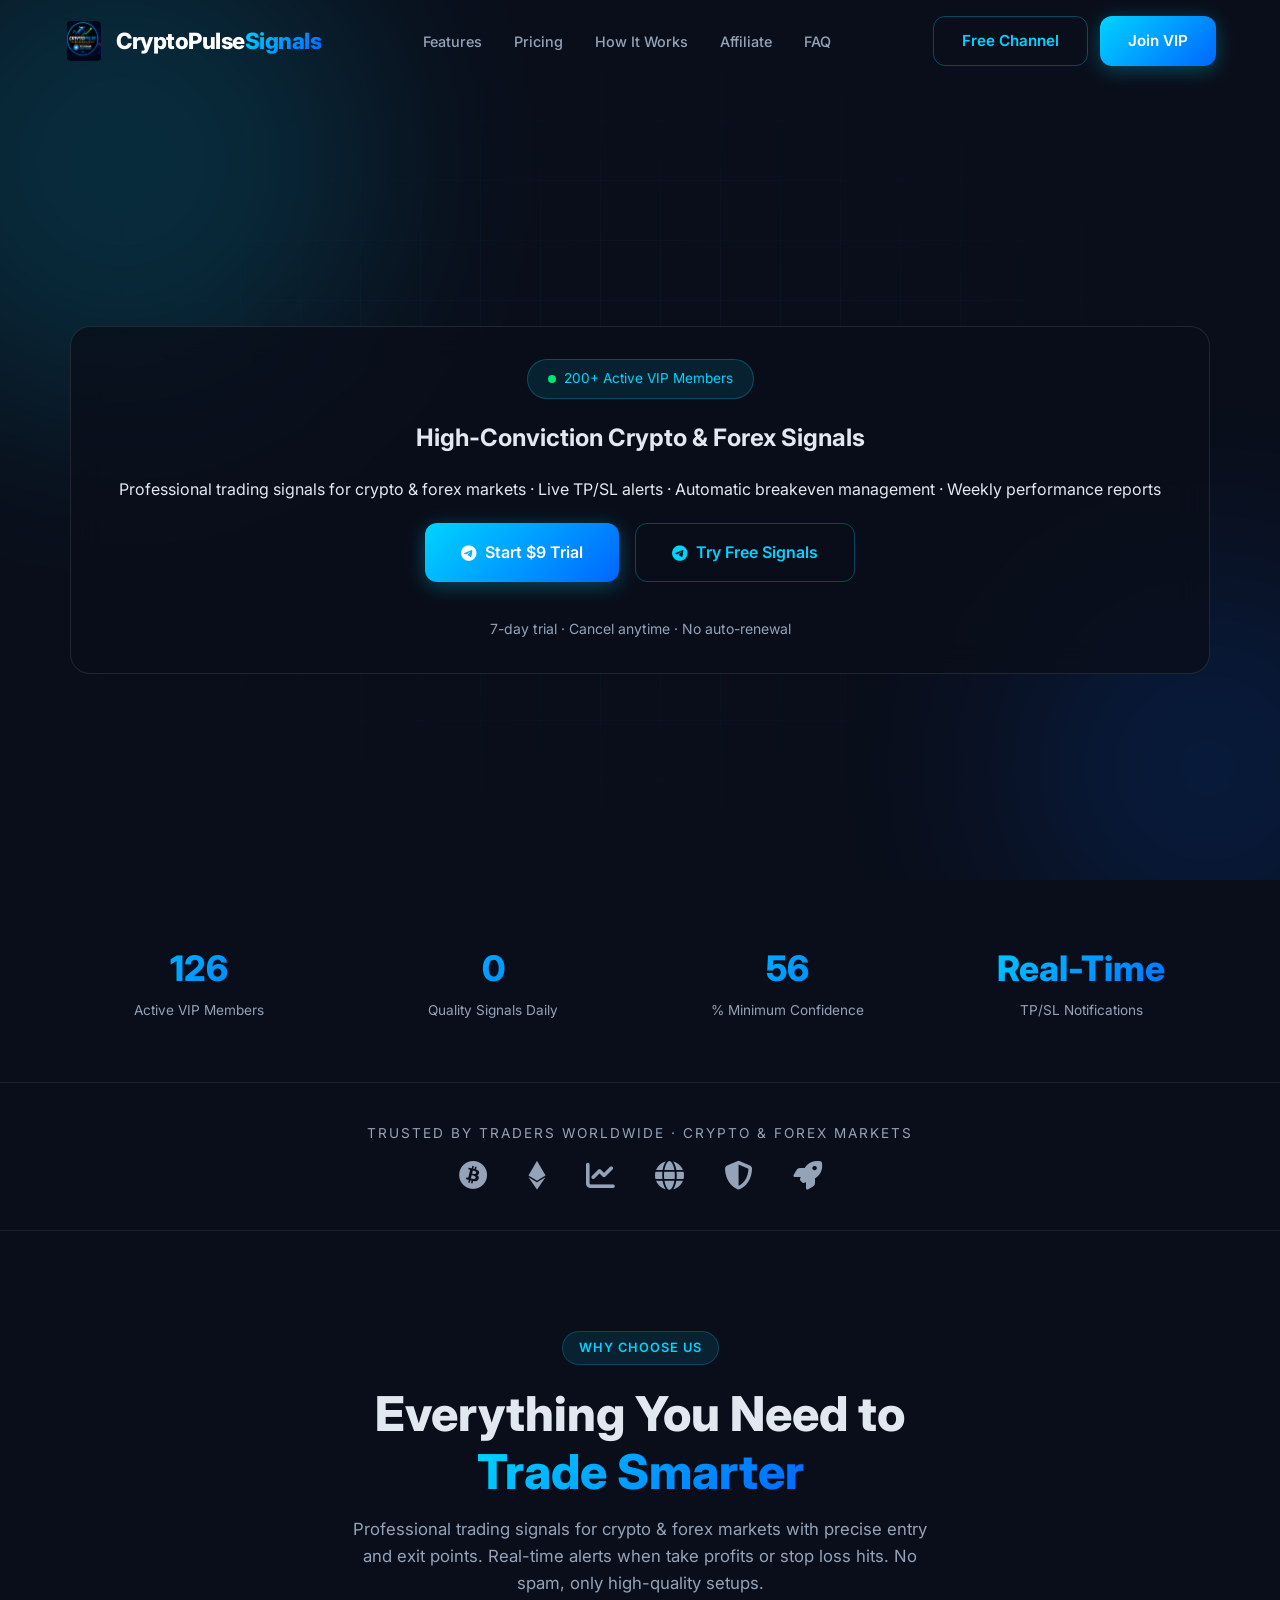
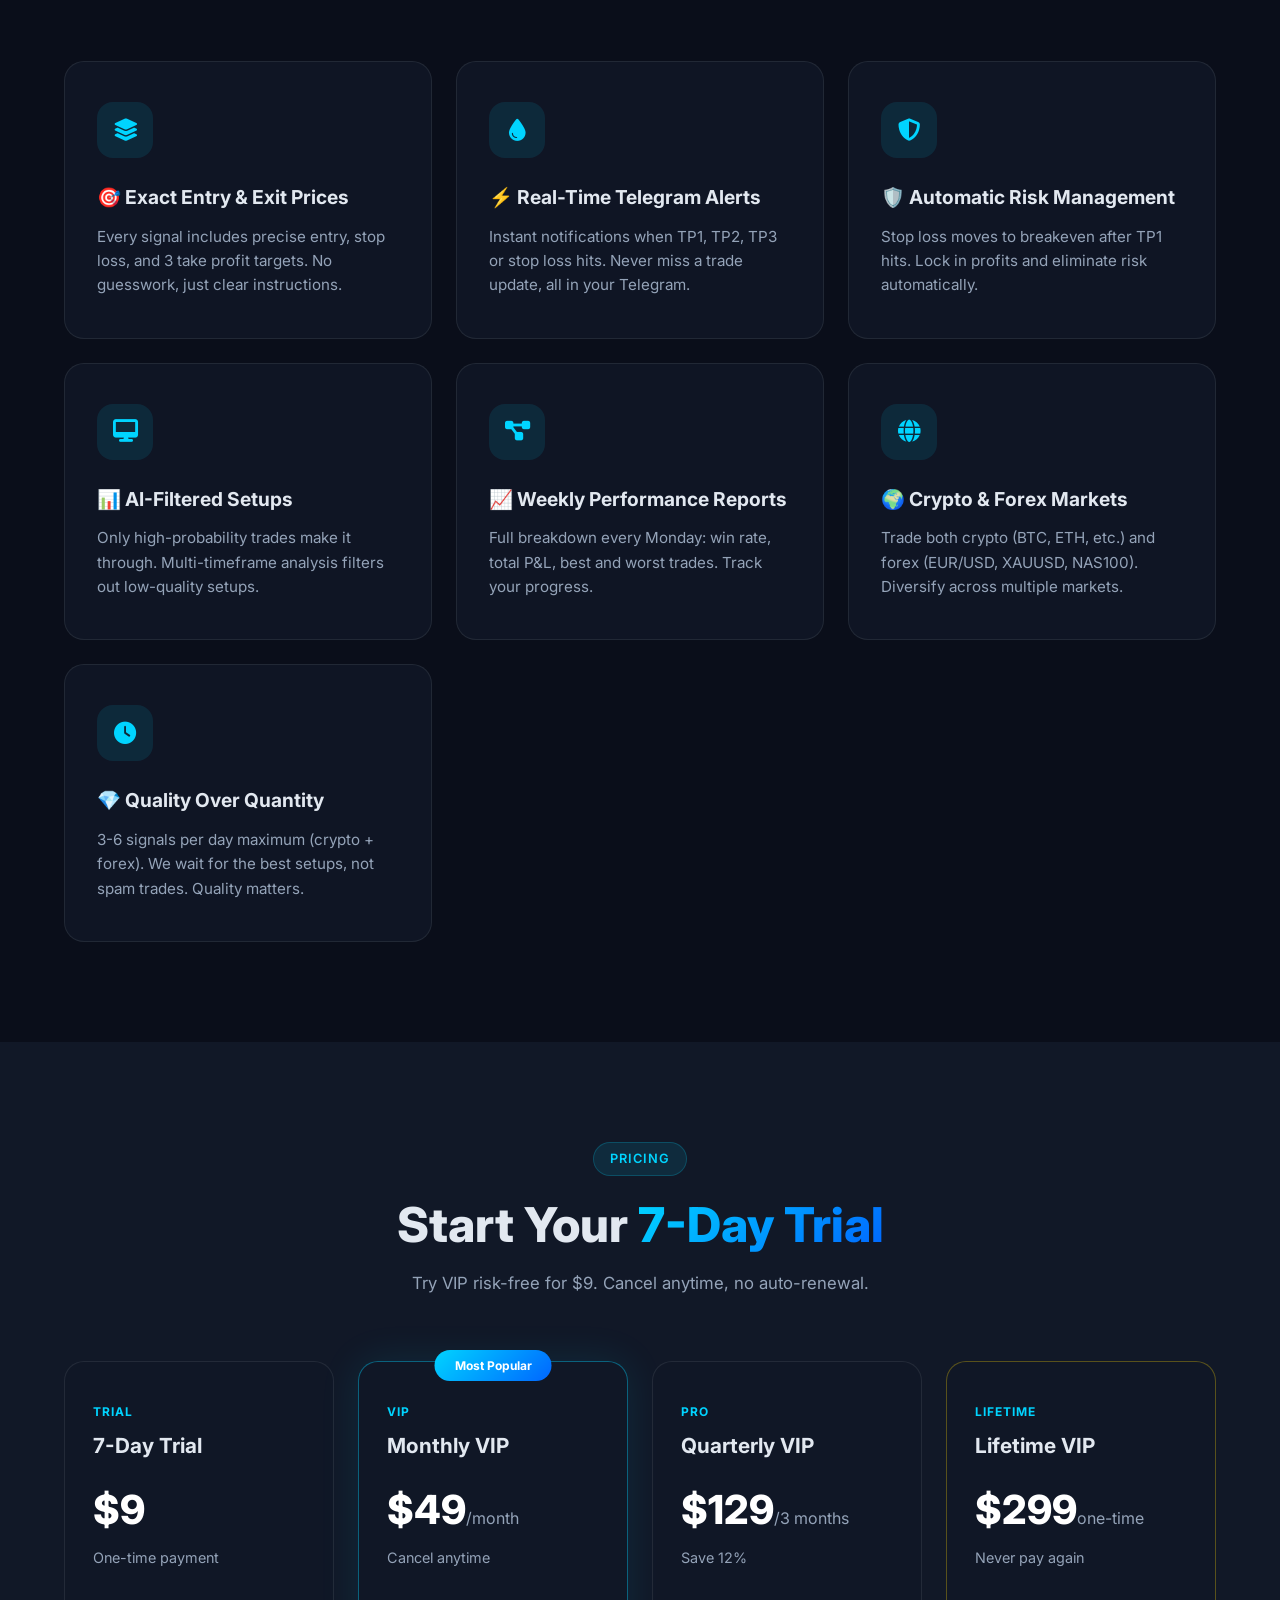
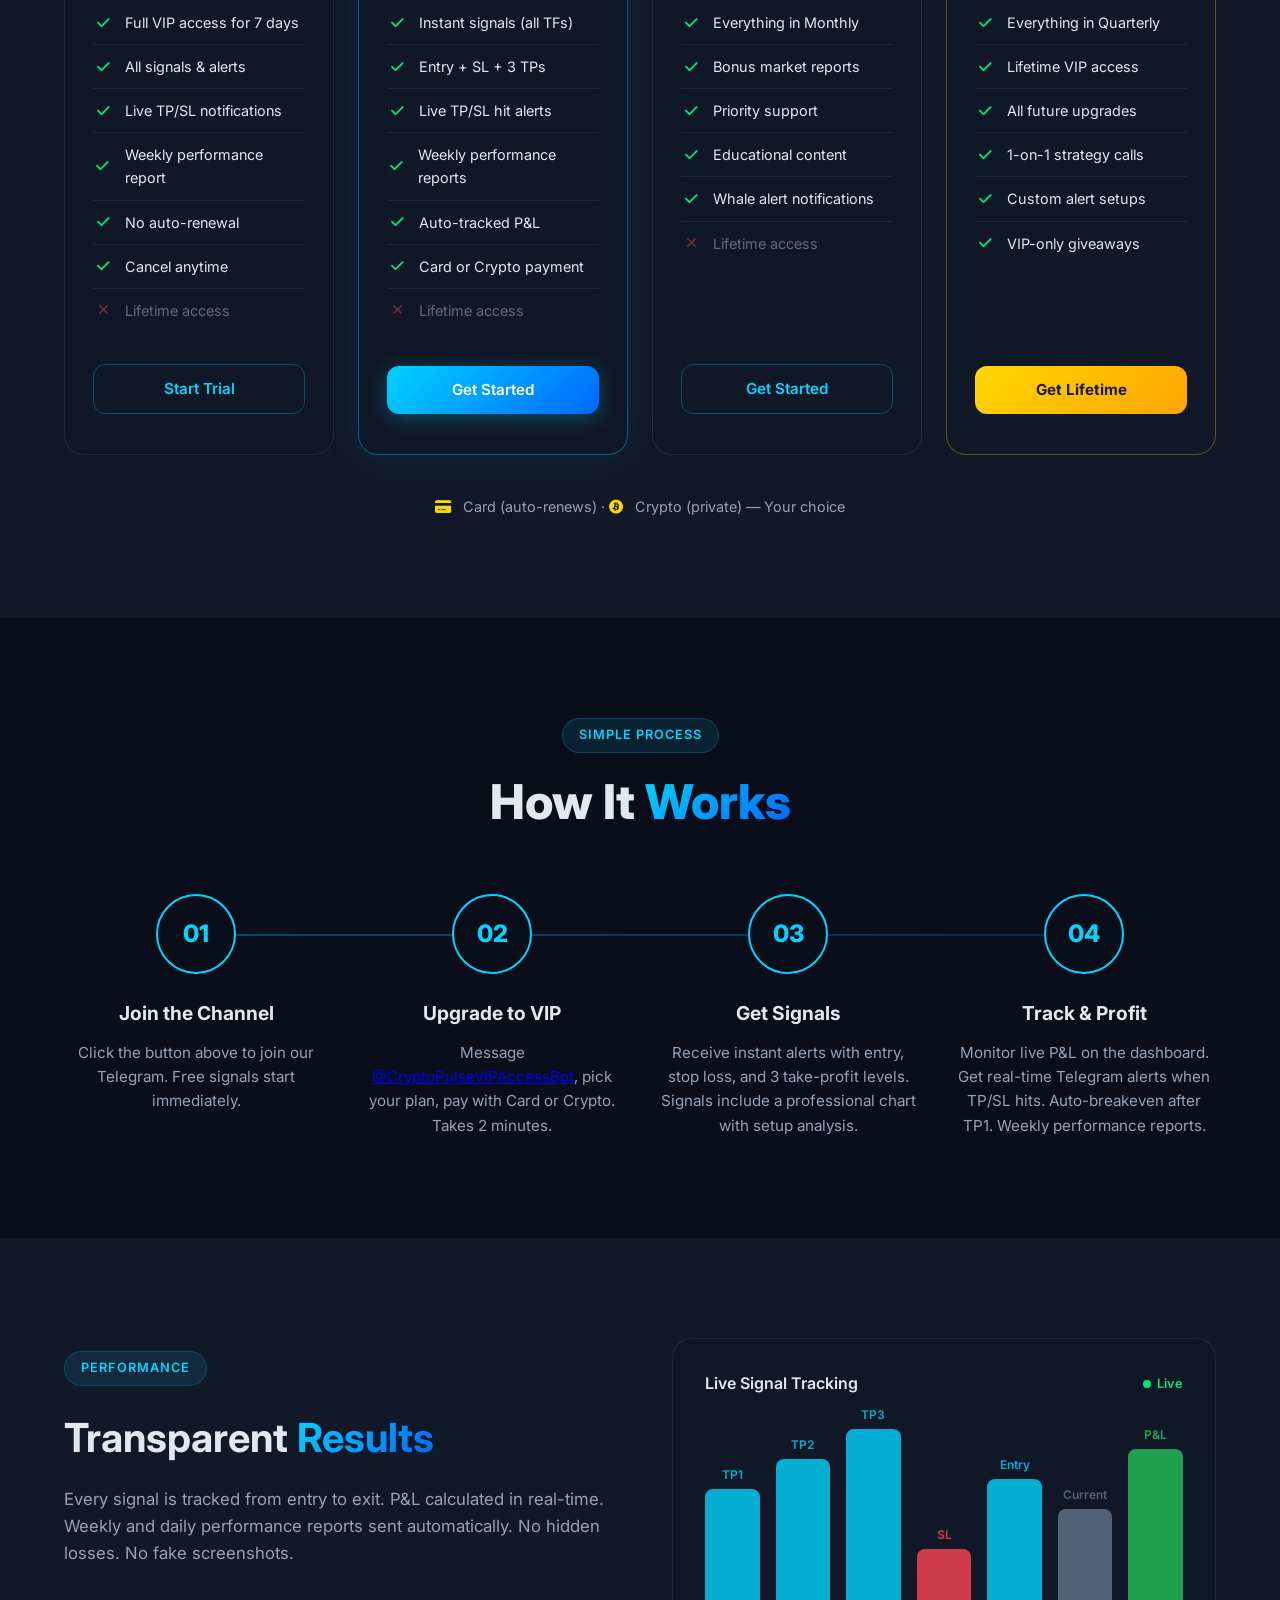
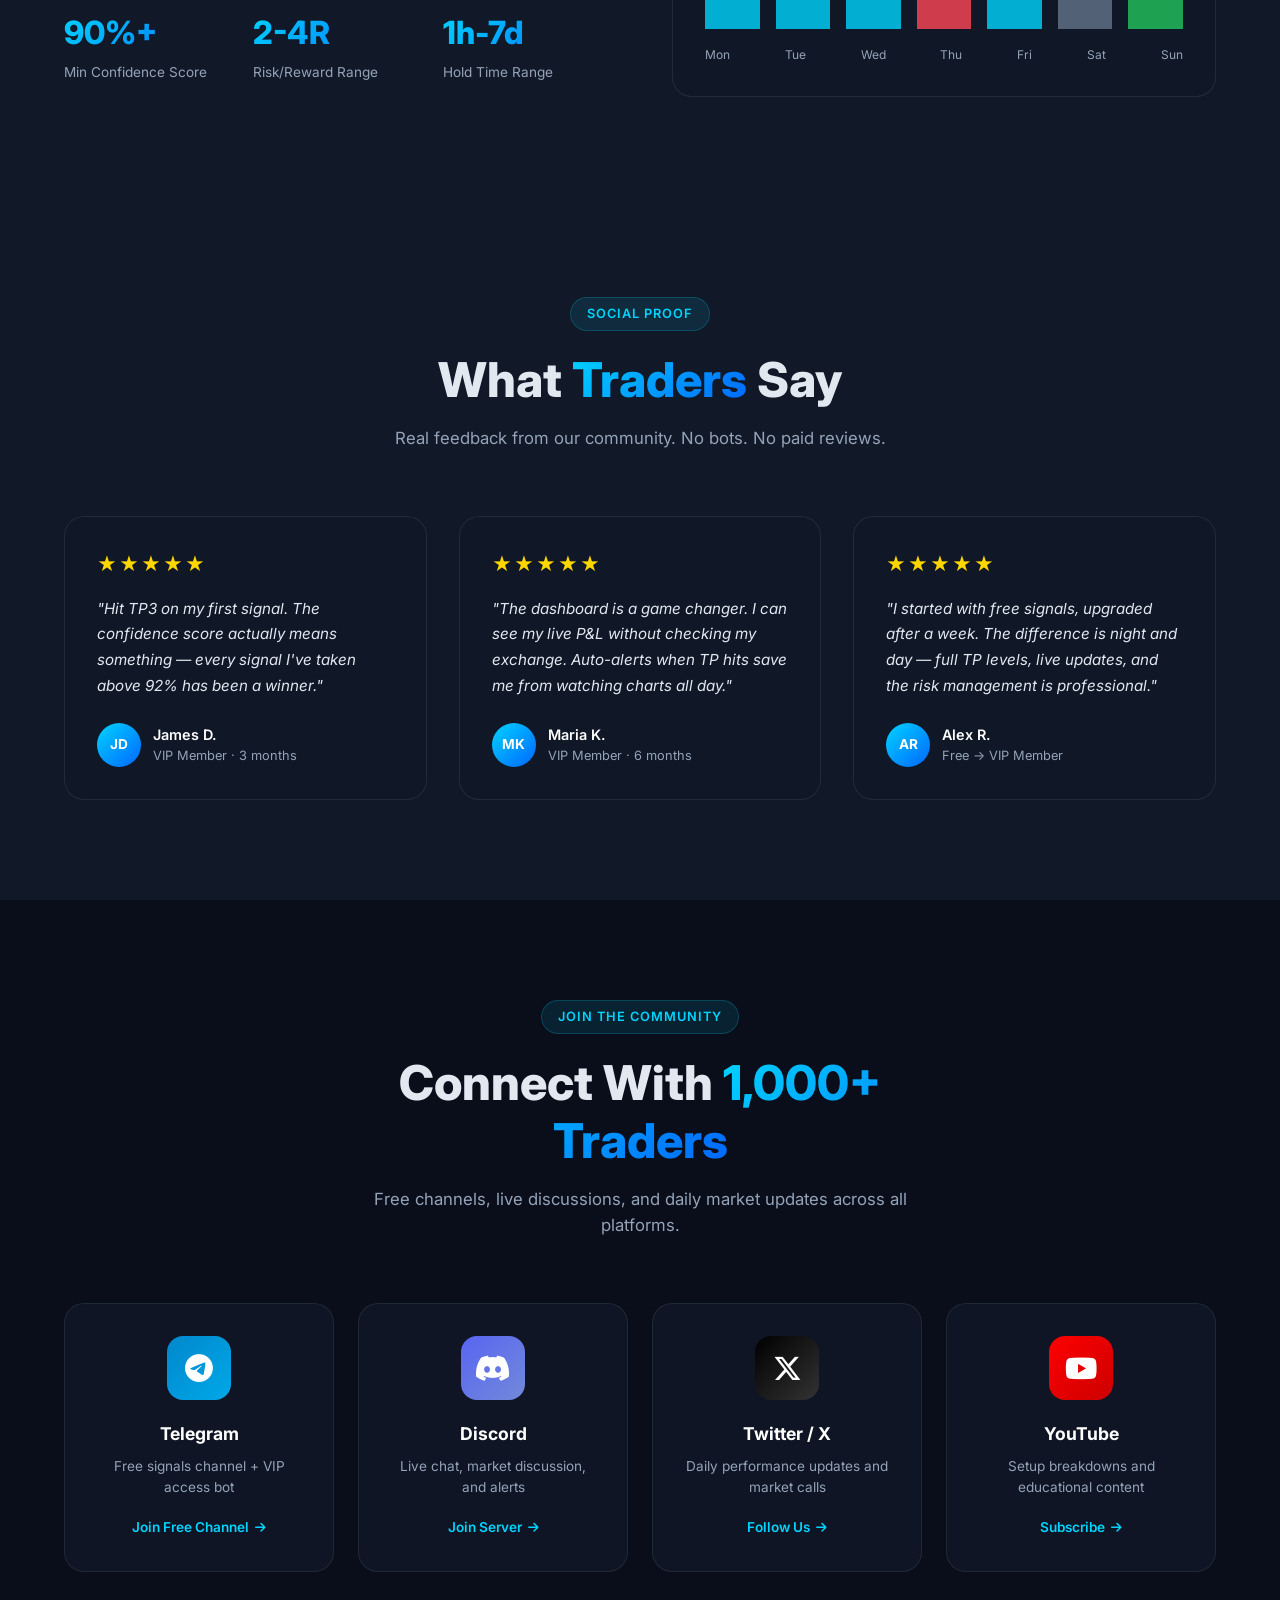
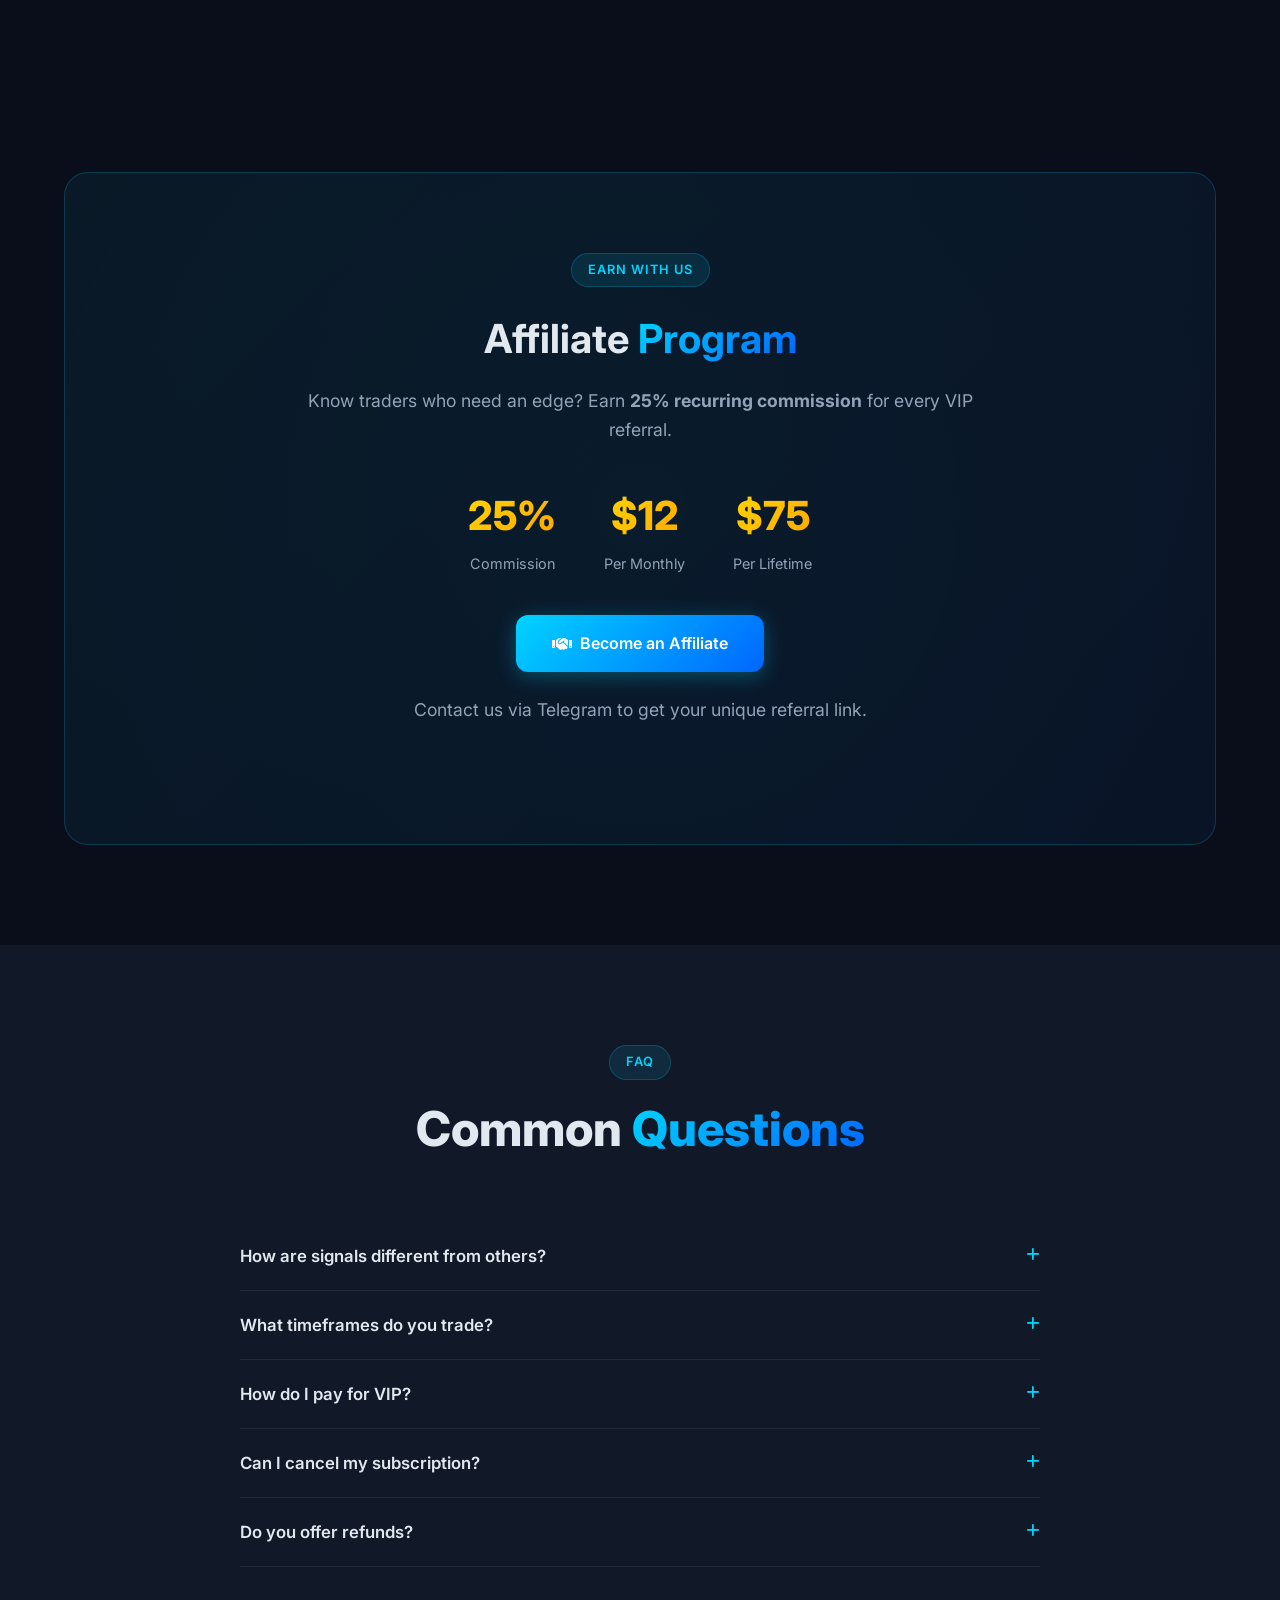
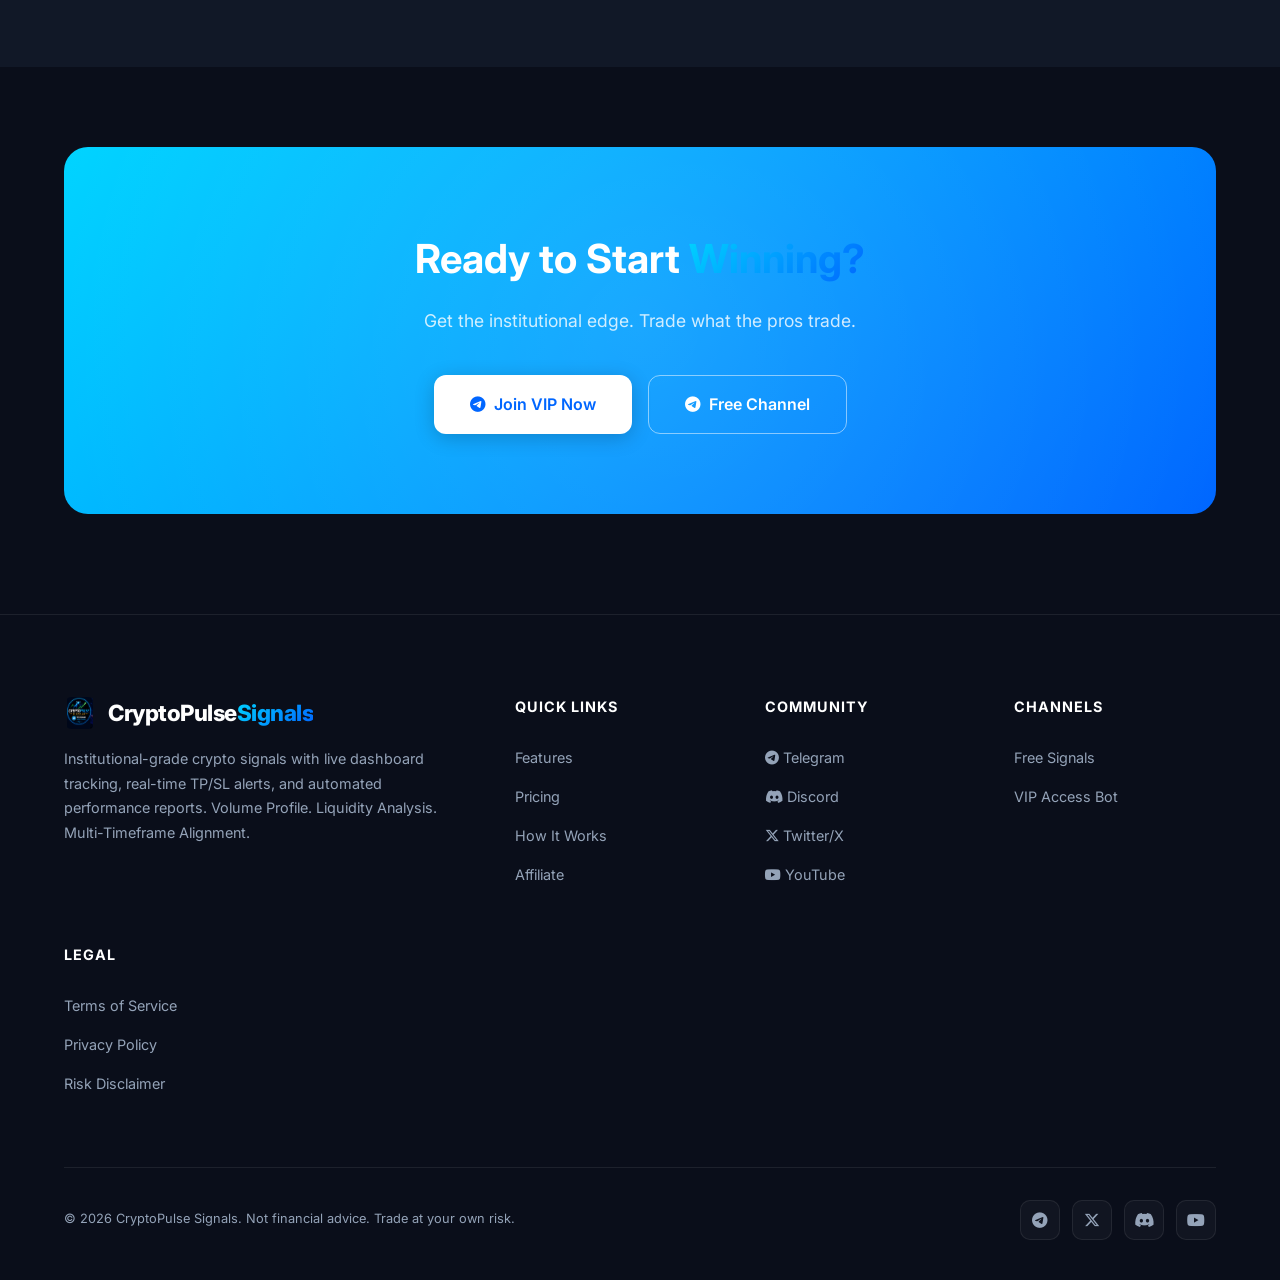
<file: index.html>
<!DOCTYPE html>
<html lang="en">
<head>
    <meta charset="UTF-8">
    <meta name="viewport" content="width=device-width, initial-scale=1.0">
    <title>CryptoPulse Signals | Professional Crypto & Forex Trading Signals</title>
    <meta name="description" content="High-conviction crypto & forex trading signals with live TP/SL alerts. Start your 7-day trial for $9. 200+ active traders.">
    <link rel="icon" href="data:image/svg+xml,<svg xmlns='http://www.w3.org/2000/svg' viewBox='0 0 32 32'><rect width='32' height='32' rx='8' fill='%2338bdf8'/><path d='M16 8L22 16L16 24L10 16L16 8Z' fill='white'/></svg>">
    <link rel="stylesheet" href="styles.css">
    <link rel="preconnect" href="https://fonts.googleapis.com">
    <link href="https://fonts.googleapis.com/css2?family=Inter:wght@300;400;500;600;700;800;900&display=swap" rel="stylesheet">
    <link rel="stylesheet" href="https://cdnjs.cloudflare.com/ajax/libs/font-awesome/6.5.1/css/all.min.css">
</head>
<body>
    <!-- Navigation -->
    <nav class="navbar" id="navbar">
        <div class="container nav-container">
            <a href="#" class="logo">
                <div class="logo-icon">
                    <img src="logo.png" alt="CryptoPulse Signals" class="logo-img">
                </div>
                <span class="logo-text">CryptoPulse<span class="logo-accent">Signals</span></span>
            </a>
            <div class="nav-links" id="navLinks">
                <a href="#features">Features</a>
                <a href="#pricing">Pricing</a>
                <a href="#how-it-works">How It Works</a>
                <a href="#affiliate">Affiliate</a>
                <a href="#faq">FAQ</a>
            </div>
            <div class="nav-cta">
                <a href="https://t.me/cryptopulse_signals_free1" target="_blank" rel="noopener noreferrer" class="btn btn-outline">Free Channel</a>
                <a href="https://t.me/CryptoPulseVIPAccessBot" target="_blank" rel="noopener noreferrer" class="btn btn-primary">Join VIP</a>
            </div>
            <button class="mobile-toggle" id="mobileToggle" aria-label="Toggle navigation menu" aria-expanded="false" aria-controls="navLinks">
                <span></span><span></span><span></span>
            </button>
        </div>
    </nav>

    <!-- Hero Section -->
    <section class="hero">
        <div class="hero-bg">
            <div class="gradient-orb orb-1"></div>
            <div class="gradient-orb orb-2"></div>
            <div class="grid-overlay"></div>
        </div>
        <div class="container hero-content">
            <div class="hero-card">
                <div class="hero-badge">
                    <span class="pulse-dot"></span>
                    <span>200+ Active VIP Members</span>
                </div>
                <h1 class="hero-title">High-Conviction Crypto & Forex Signals</h1>
                <p class="hero-subtitle">Professional trading signals for crypto & forex markets · Live TP/SL alerts · Automatic breakeven management · Weekly performance reports</p>
                <div class="hero-cta">
                    <a href="https://t.me/CryptoPulseVIPAccessBot" target="_blank" rel="noopener noreferrer" class="btn btn-primary btn-lg">
                        <i class="fab fa-telegram" aria-hidden="true"></i> Start $9 Trial
                    </a>
                    <a href="https://t.me/cryptopulse_signals_free1" target="_blank" rel="noopener noreferrer" class="btn btn-outline btn-lg">
                        <i class="fab fa-telegram" aria-hidden="true"></i> Try Free Signals
                    </a>
                </div>
                <p style="text-align:center;font-size:14px;color:#94a3b8;margin-top:16px;">7-day trial · Cancel anytime · No auto-renewal</p>
            </div>
        </div>
    </section>

    <!-- Stats Bar -->
    <section class="stats-bar">
        <div class="container">
            <div class="stats-grid">
                <div class="stat">
                    <div class="stat-number" data-count="200">200</div>
                    <div class="stat-label">Active VIP Members</div>
                </div>
                <div class="stat">
                    <div class="stat-number" data-count="1">3-6</div>
                    <div class="stat-label">Quality Signals Daily</div>
                </div>
                <div class="stat">
                    <div class="stat-number" data-count="90">90</div>
                    <div class="stat-label">% Minimum Confidence</div>
                </div>
                <div class="stat">
                    <div class="stat-number">Real-Time</div>
                    <div class="stat-label">TP/SL Notifications</div>
                </div>
            </div>
        </div>
    </section>

    <!-- Trust Bar -->
    <section class="trust-bar">
        <div class="container">
            <p class="trust-text">Trusted by traders worldwide · Crypto & Forex Markets</p>
            <div class="trust-icons" aria-hidden="true">
                <i class="fab fa-bitcoin"></i>
                <i class="fab fa-ethereum"></i>
                <i class="fas fa-chart-line"></i>
                <i class="fas fa-globe"></i>
                <i class="fas fa-shield-alt"></i>
                <i class="fas fa-rocket"></i>
            </div>
        </div>
    </section>

    <!-- Features Section -->
    <section class="features" id="features">
        <div class="container">
            <div class="section-header">
                <span class="section-tag">Why Choose Us</span>
                <h2 class="section-title">Everything You Need to <span class="gradient-text">Trade Smarter</span></h2>
                <p class="section-desc">Professional trading signals for crypto & forex markets with precise entry and exit points. Real-time alerts when take profits or stop loss hits. No spam, only high-quality setups.</p>
            </div>
            <div class="features-grid">
                <div class="feature-card">
                    <div class="feature-icon">
                        <i class="fas fa-layer-group"></i>
                    </div>
                    <h3>🎯 Exact Entry & Exit Prices</h3>
                    <p>Every signal includes precise entry, stop loss, and 3 take profit targets. No guesswork, just clear instructions.</p>
                </div>
                <div class="feature-card">
                    <div class="feature-icon">
                        <i class="fas fa-tint"></i>
                    </div>
                    <h3>⚡ Real-Time Telegram Alerts</h3>
                    <p>Instant notifications when TP1, TP2, TP3 or stop loss hits. Never miss a trade update, all in your Telegram.</p>
                </div>
                <div class="feature-card">
                    <div class="feature-icon">
                        <i class="fas fa-shield-alt"></i>
                    </div>
                    <h3>🛡️ Automatic Risk Management</h3>
                    <p>Stop loss moves to breakeven after TP1 hits. Lock in profits and eliminate risk automatically.</p>
                </div>
                <div class="feature-card">
                    <div class="feature-icon">
                        <i class="fas fa-desktop"></i>
                    </div>
                    <h3>📊 AI-Filtered Setups</h3>
                    <p>Only high-probability trades make it through. Multi-timeframe analysis filters out low-quality setups.</p>
                </div>
                <div class="feature-card">
                    <div class="feature-icon">
                        <i class="fas fa-project-diagram"></i>
                    </div>
                    <h3>📈 Weekly Performance Reports</h3>
                    <p>Full breakdown every Monday: win rate, total P&L, best and worst trades. Track your progress.</p>
                </div>
                <div class="feature-card">
                    <div class="feature-icon">
                        <i class="fas fa-globe"></i>
                    </div>
                    <h3>🌍 Crypto & Forex Markets</h3>
                    <p>Trade both crypto (BTC, ETH, etc.) and forex (EUR/USD, XAUUSD, NAS100). Diversify across multiple markets.</p>
                </div>
                <div class="feature-card">
                    <div class="feature-icon">
                        <i class="fas fa-clock"></i>
                    </div>
                    <h3>💎 Quality Over Quantity</h3>
                    <p>3-6 signals per day maximum (crypto + forex). We wait for the best setups, not spam trades. Quality matters.</p>
                </div>
            </div>
        </div>
    </section>

    <!-- Pricing Section -->
    <section class="pricing" id="pricing">
        <div class="container">
            <div class="section-header">
                <span class="section-tag">Pricing</span>
                <h2 class="section-title">Start Your <span class="gradient-text">7-Day Trial</span></h2>
                <p class="section-desc">Try VIP risk-free for $9. Cancel anytime, no auto-renewal.</p>
            </div>
            <div class="pricing-grid">
                <div class="pricing-card">
                    <div class="pricing-header">
                        <span class="pricing-tag">Trial</span>
                        <h3>7-Day Trial</h3>
                        <div class="pricing-price">$9</div>
                        <p class="pricing-period">One-time payment</p>
                    </div>
                    <ul class="pricing-features">
                        <li><i class="fas fa-check" aria-hidden="true"></i> Full VIP access for 7 days</li>
                        <li><i class="fas fa-check" aria-hidden="true"></i> All signals & alerts</li>
                        <li><i class="fas fa-check" aria-hidden="true"></i> Live TP/SL notifications</li>
                        <li><i class="fas fa-check" aria-hidden="true"></i> Weekly performance report</li>
                        <li><i class="fas fa-check" aria-hidden="true"></i> No auto-renewal</li>
                        <li><i class="fas fa-check" aria-hidden="true"></i> Cancel anytime</li>
                        <li class="disabled"><i class="fas fa-times" aria-hidden="true"></i> Lifetime access</li>
                    </ul>
                    <a href="https://t.me/CryptoPulseVIPAccessBot" target="_blank" rel="noopener noreferrer" class="btn btn-outline btn-block">Start Trial</a>
                </div>
                <div class="pricing-card featured">
                    <div class="popular-badge">Most Popular</div>
                    <div class="pricing-header">
                        <span class="pricing-tag">VIP</span>
                        <h3>Monthly VIP</h3>
                        <div class="pricing-price">$49<span>/month</span></div>
                        <p class="pricing-period">Cancel anytime</p>
                    </div>
                    <ul class="pricing-features">
                        <li><i class="fas fa-check" aria-hidden="true"></i> Instant signals (all TFs)</li>
                        <li><i class="fas fa-check" aria-hidden="true"></i> Entry + SL + 3 TPs</li>
                        <li><i class="fas fa-check" aria-hidden="true"></i> Live TP/SL hit alerts</li>
                        <li><i class="fas fa-check" aria-hidden="true"></i> Weekly performance reports</li>
                        <li><i class="fas fa-check" aria-hidden="true"></i> Auto-tracked P&L</li>
                        <li><i class="fas fa-check" aria-hidden="true"></i> Card or Crypto payment</li>
                        <li class="disabled"><i class="fas fa-times" aria-hidden="true"></i> Lifetime access</li>
                    </ul>
                    <a href="https://t.me/CryptoPulseVIPAccessBot" target="_blank" rel="noopener noreferrer" class="btn btn-primary btn-block">Get Started</a>
                </div>
                <div class="pricing-card">
                    <div class="pricing-header">
                        <span class="pricing-tag">Pro</span>
                        <h3>Quarterly VIP</h3>
                        <div class="pricing-price">$129<span>/3 months</span></div>
                        <p class="pricing-period">Save 12%</p>
                    </div>
                    <ul class="pricing-features">
                        <li><i class="fas fa-check" aria-hidden="true"></i> Everything in Monthly</li>
                        <li><i class="fas fa-check" aria-hidden="true"></i> Bonus market reports</li>
                        <li><i class="fas fa-check" aria-hidden="true"></i> Priority support</li>
                        <li><i class="fas fa-check" aria-hidden="true"></i> Educational content</li>
                        <li><i class="fas fa-check" aria-hidden="true"></i> Whale alert notifications</li>
                        <li class="disabled"><i class="fas fa-times" aria-hidden="true"></i> Lifetime access</li>
                    </ul>
                    <a href="https://t.me/CryptoPulseVIPAccessBot" target="_blank" rel="noopener noreferrer" class="btn btn-outline btn-block">Get Started</a>
                </div>
                <div class="pricing-card lifetime">
                    <div class="pricing-header">
                        <span class="pricing-tag">Lifetime</span>
                        <h3>Lifetime VIP</h3>
                        <div class="pricing-price">$299<span>one-time</span></div>
                        <p class="pricing-period">Never pay again</p>
                    </div>
                    <ul class="pricing-features">
                        <li><i class="fas fa-check" aria-hidden="true"></i> Everything in Quarterly</li>
                        <li><i class="fas fa-check" aria-hidden="true"></i> Lifetime VIP access</li>
                        <li><i class="fas fa-check" aria-hidden="true"></i> All future upgrades</li>
                        <li><i class="fas fa-check" aria-hidden="true"></i> 1-on-1 strategy calls</li>
                        <li><i class="fas fa-check" aria-hidden="true"></i> Custom alert setups</li>
                        <li><i class="fas fa-check" aria-hidden="true"></i> VIP-only giveaways</li>
                    </ul>
                    <a href="https://t.me/CryptoPulseVIPAccessBot" target="_blank" rel="noopener noreferrer" class="btn btn-gold btn-block">Get Lifetime</a>
                </div>
            </div>
            <p class="pricing-note"><i class="fas fa-credit-card"></i> Card (auto-renews) · <i class="fab fa-bitcoin"></i> Crypto (private) — Your choice</p>
        </div>
    </section>

    <!-- How It Works -->
    <section class="how-it-works" id="how-it-works">
        <div class="container">
            <div class="section-header">
                <span class="section-tag">Simple Process</span>
                <h2 class="section-title">How It <span class="gradient-text">Works</span></h2>
            </div>
            <div class="steps">
                <div class="step">
                    <div class="step-number">01</div>
                    <div class="step-content">
                        <h3>Join the Channel</h3>
                        <p>Click the button above to join our Telegram. Free signals start immediately.</p>
                    </div>
                </div>
                <div class="step">
                    <div class="step-number">02</div>
                    <div class="step-content">
                        <h3>Upgrade to VIP</h3>
                        <p>Message <a href="https://t.me/CryptoPulseVIPAccessBot" target="_blank" rel="noopener noreferrer">@CryptoPulseVIPAccessBot</a>, pick your plan, pay with Card or Crypto. Takes 2 minutes.</p>
                    </div>
                </div>
                <div class="step">
                    <div class="step-number">03</div>
                    <div class="step-content">
                        <h3>Get Signals</h3>
                        <p>Receive instant alerts with entry, stop loss, and 3 take-profit levels. Signals include a professional chart with setup analysis.</p>
                    </div>
                </div>
                <div class="step">
                    <div class="step-number">04</div>
                    <div class="step-content">
                        <h3>Track & Profit</h3>
                        <p>Monitor live P&L on the dashboard. Get real-time Telegram alerts when TP/SL hits. Auto-breakeven after TP1. Weekly performance reports.</p>
                    </div>
                </div>
            </div>
        </div>
    </section>

    <!-- Performance Section -->
    <section class="performance">
        <div class="container">
            <div class="performance-content">
                <div class="performance-text">
                    <span class="section-tag">Performance</span>
                    <h2>Transparent <span class="gradient-text">Results</span></h2>
                    <p>Every signal is tracked from entry to exit. P&L calculated in real-time. Weekly and daily performance reports sent automatically. No hidden losses. No fake screenshots.</p>
                    <div class="performance-metrics">
                        <div class="metric">
                            <div class="metric-value">90%+</div>
                            <div class="metric-label">Min Confidence Score</div>
                        </div>
                        <div class="metric">
                            <div class="metric-value">2-4R</div>
                            <div class="metric-label">Risk/Reward Range</div>
                        </div>
                        <div class="metric">
                            <div class="metric-value">1h-7d</div>
                            <div class="metric-label">Hold Time Range</div>
                        </div>
                    </div>
                </div>
                <div class="performance-visual">
                    <div class="chart-card">
                        <div class="chart-header">
                            <span>Live Signal Tracking</span>
                            <span class="chart-live"><span class="pulse-dot"></span> Live</span>
                        </div>
                        <div class="chart-bars">
                            <div class="bar" style="--height: 70%; --color: #00D4FF"><span>TP1</span></div>
                            <div class="bar" style="--height: 85%; --color: #00D4FF"><span>TP2</span></div>
                            <div class="bar" style="--height: 100%; --color: #00D4FF"><span>TP3</span></div>
                            <div class="bar" style="--height: 40%; --color: #FF4757"><span>SL</span></div>
                            <div class="bar" style="--height: 75%; --color: #00D4FF"><span>Entry</span></div>
                            <div class="bar" style="--height: 60%; --color: #64748b"><span>Current</span></div>
                            <div class="bar" style="--height: 90%; --color: #22c55e"><span>P&L</span></div>
                        </div>
                        <div class="chart-labels">
                            <span>Mon</span><span>Tue</span><span>Wed</span><span>Thu</span><span>Fri</span><span>Sat</span><span>Sun</span>
                        </div>
                    </div>
                </div>
            </div>
        </div>
    </section>

    <!-- Testimonials Section -->
    <section class="testimonials" id="testimonials">
        <div class="container">
            <div class="section-header">
                <span class="section-tag">Social Proof</span>
                <h2 class="section-title">What <span class="gradient-text">Traders</span> Say</h2>
                <p class="section-desc">Real feedback from our community. No bots. No paid reviews.</p>
            </div>
            <div class="testimonials-grid">
                <div class="testimonial-card">
                    <div class="testimonial-stars">★★★★★</div>
                    <p class="testimonial-text">"Hit TP3 on my first signal. The confidence score actually means something — every signal I've taken above 92% has been a winner."</p>
                    <div class="testimonial-author">
                        <div class="testimonial-avatar">JD</div>
                        <div class="testimonial-info">
                            <div class="testimonial-name">James D.</div>
                            <div class="testimonial-role">VIP Member · 3 months</div>
                        </div>
                    </div>
                </div>
                <div class="testimonial-card">
                    <div class="testimonial-stars">★★★★★</div>
                    <p class="testimonial-text">"The dashboard is a game changer. I can see my live P&L without checking my exchange. Auto-alerts when TP hits save me from watching charts all day."</p>
                    <div class="testimonial-author">
                        <div class="testimonial-avatar">MK</div>
                        <div class="testimonial-info">
                            <div class="testimonial-name">Maria K.</div>
                            <div class="testimonial-role">VIP Member · 6 months</div>
                        </div>
                    </div>
                </div>
                <div class="testimonial-card">
                    <div class="testimonial-stars">★★★★★</div>
                    <p class="testimonial-text">"I started with free signals, upgraded after a week. The difference is night and day — full TP levels, live updates, and the risk management is professional."</p>
                    <div class="testimonial-author">
                        <div class="testimonial-avatar">AR</div>
                        <div class="testimonial-info">
                            <div class="testimonial-name">Alex R.</div>
                            <div class="testimonial-role">Free → VIP Member</div>
                        </div>
                    </div>
                </div>
            </div>
        </div>
    </section>

    <!-- Community Section -->
    <section class="community" id="community">
        <div class="container">
            <div class="section-header">
                <span class="section-tag">Join The Community</span>
                <h2 class="section-title">Connect With <span class="gradient-text">1,000+ Traders</span></h2>
                <p class="section-desc">Free channels, live discussions, and daily market updates across all platforms.</p>
            </div>
            <div class="community-grid">
                <a href="https://t.me/cryptopulse_signals_free1" target="_blank" rel="noopener noreferrer" class="community-card telegram-card">
                    <div class="community-icon"><i class="fab fa-telegram"></i></div>
                    <h3>Telegram</h3>
                    <p>Free signals channel + VIP access bot</p>
                    <span class="community-cta">Join Free Channel <i class="fas fa-arrow-right"></i></span>
                </a>
                <a href="https://discord.gg/cryptopulse" target="_blank" rel="noopener noreferrer" class="community-card discord-card">
                    <div class="community-icon"><i class="fab fa-discord"></i></div>
                    <h3>Discord</h3>
                    <p>Live chat, market discussion, and alerts</p>
                    <span class="community-cta">Join Server <i class="fas fa-arrow-right"></i></span>
                </a>
                <a href="https://x.com/CryptoPulseSignals" target="_blank" rel="noopener noreferrer" class="community-card twitter-card">
                    <div class="community-icon"><i class="fab fa-x-twitter"></i></div>
                    <h3>Twitter / X</h3>
                    <p>Daily performance updates and market calls</p>
                    <span class="community-cta">Follow Us <i class="fas fa-arrow-right"></i></span>
                </a>
                <a href="https://youtube.com/@CryptoPulseSignals" target="_blank" rel="noopener noreferrer" class="community-card youtube-card">
                    <div class="community-icon"><i class="fab fa-youtube"></i></div>
                    <h3>YouTube</h3>
                    <p>Setup breakdowns and educational content</p>
                    <span class="community-cta">Subscribe <i class="fas fa-arrow-right"></i></span>
                </a>
            </div>
        </div>
    </section>

    <!-- Affiliate Section -->
    <section class="affiliate" id="affiliate">
        <div class="container">
            <div class="affiliate-card">
                <div class="affiliate-content">
                    <span class="section-tag">Earn With Us</span>
                    <h2>Affiliate <span class="gradient-text">Program</span></h2>
                    <p>Know traders who need an edge? Earn <strong>25% recurring commission</strong> for every VIP referral.</p>
                    <div class="affiliate-stats">
                        <div class="aff-stat">
                            <div class="aff-value">25%</div>
                            <div class="aff-label">Commission</div>
                        </div>
                        <div class="aff-stat">
                            <div class="aff-value">$12</div>
                            <div class="aff-label">Per Monthly</div>
                        </div>
                        <div class="aff-stat">
                            <div class="aff-value">$75</div>
                            <div class="aff-label">Per Lifetime</div>
                        </div>
                    </div>
                    <a href="https://t.me/CryptoPulseVIPAccessBot" target="_blank" rel="noopener noreferrer" class="btn btn-primary btn-lg">
                        <i class="fas fa-handshake" aria-hidden="true"></i> Become an Affiliate
                    </a>
                    <p class="affiliate-note">Contact us via Telegram to get your unique referral link.</p>
                </div>
            </div>
        </div>
    </section>

    <!-- FAQ Section -->
    <section class="faq" id="faq">
        <div class="container">
            <div class="section-header">
                <span class="section-tag">FAQ</span>
                <h2 class="section-title">Common <span class="gradient-text">Questions</span></h2>
            </div>
            <div class="faq-list">
                <div class="faq-item">
                    <button class="faq-question">
                        <span>How are signals different from others?</span>
                        <i class="fas fa-plus" aria-hidden="true"></i>
                    </button>
                    <div class="faq-answer">
                        <p>We don't use RSI, MACD, or EMA crossovers. Our system uses <strong>Volume Profile</strong> (POC/VAH/VAL), <strong>Liquidity Analysis</strong> (sweep detection), <strong>Market Structure</strong> (BOS/CHoCH with confirmation), and <strong>Multi-Timeframe Alignment</strong>. These are the tools institutions use — not retail indicators.</p>
                    </div>
                </div>
                <div class="faq-item">
                    <button class="faq-question">
                        <span>What timeframes do you trade?</span>
                        <i class="fas fa-plus" aria-hidden="true"></i>
                    </button>
                    <div class="faq-answer">
                        <p><strong>15m:</strong> Intraday swings (1-4h holds, 2R minimum)<br><strong>1h:</strong> Swing trades (4-24h holds, 2.5R minimum)<br><strong>4h:</strong> Position trades (1-3d holds, 3R minimum)<br><strong>Daily:</strong> Macro positions (3-7d holds, 4R minimum)<br><br>15m/1h signals only fire when higher timeframe aligns. No scalping noise.</p>
                    </div>
                </div>
                <div class="faq-item">
                    <button class="faq-question">
                        <span>How do I pay for VIP?</span>
                        <i class="fas fa-plus" aria-hidden="true"></i>
                    </button>
                    <div class="faq-answer">
                        <p>Message <a href="https://t.me/CryptoPulseVIPAccessBot" target="_blank" rel="noopener noreferrer">@CryptoPulseVIPAccessBot</a>, pick your plan, then choose:<br><br>💳 <strong>Card (Stripe)</strong> — Auto-renews monthly, cancel anytime<br>₿ <strong>Crypto</strong> — BTC, ETH, SOL, LTC, LINK, HYPE. Private, no KYC.<br><br>Access granted instantly after payment confirmation.</p>
                    </div>
                </div>
                <div class="faq-item">
                    <button class="faq-question">
                        <span>Can I cancel my subscription?</span>
                        <i class="fas fa-plus" aria-hidden="true"></i>
                    </button>
                    <div class="faq-answer">
                        <p>Monthly and quarterly plans can be cancelled anytime. Lifetime is a one-time payment with no recurring charges. Contact support for any billing issues.</p>
                    </div>
                </div>
                <div class="faq-item">
                    <button class="faq-question">
                        <span>Do you offer refunds?</span>
                        <i class="fas fa-plus" aria-hidden="true"></i>
                    </button>
                    <div class="faq-answer">
                        <p>Due to the nature of digital services and real-time signals, we do not offer refunds. However, you can try our free channel first to evaluate quality.</p>
                    </div>
                </div>
            </div>
        </div>
    </section>

    <!-- CTA Section -->
    <section class="cta">
        <div class="container">
            <div class="cta-card">
                <h2>Ready to Start <span class="gradient-text">Winning?</span></h2>
                <p>Get the institutional edge. Trade what the pros trade.</p>
                <div class="cta-buttons">
                    <a href="https://t.me/CryptoPulseVIPAccessBot" target="_blank" rel="noopener noreferrer" class="btn btn-primary btn-lg">
                        <i class="fab fa-telegram" aria-hidden="true"></i> Join VIP Now
                    </a>
                    <a href="https://t.me/cryptopulse_signals_free1" target="_blank" rel="noopener noreferrer" class="btn btn-outline btn-lg">
                        <i class="fab fa-telegram" aria-hidden="true"></i> Free Channel
                    </a>
                </div>
            </div>
        </div>
    </section>

    <!-- Footer -->
    <footer class="footer">
        <div class="container">
            <div class="footer-grid">
                <div class="footer-brand">
                    <div class="logo">
                        <div class="logo-icon small">
                            <img src="logo.png" alt="CryptoPulse Signals" class="logo-img">
                        </div>
                        <span class="logo-text">CryptoPulse<span class="logo-accent">Signals</span></span>
                    </div>
                    <p>Institutional-grade crypto signals with live dashboard tracking, real-time TP/SL alerts, and automated performance reports. Volume Profile. Liquidity Analysis. Multi-Timeframe Alignment.</p>
                </div>
                <div class="footer-links">
                    <h4>Quick Links</h4>
                    <a href="#features">Features</a>
                    <a href="#pricing">Pricing</a>
                    <a href="#how-it-works">How It Works</a>
                    <a href="#affiliate">Affiliate</a>
                </div>
                <div class="footer-links">
                    <h4>Community</h4>
                    <a href="https://t.me/cryptopulse_signals_free1" target="_blank" rel="noopener noreferrer"><i class="fab fa-telegram"></i> Telegram</a>
                    <a href="https://discord.gg/cryptopulse" target="_blank" rel="noopener noreferrer"><i class="fab fa-discord"></i> Discord</a>
                    <a href="https://x.com/CryptoPulseSignals" target="_blank" rel="noopener noreferrer"><i class="fab fa-x-twitter"></i> Twitter/X</a>
                    <a href="https://youtube.com/@CryptoPulseSignals" target="_blank" rel="noopener noreferrer"><i class="fab fa-youtube"></i> YouTube</a>
                </div>
                <div class="footer-links">
                    <h4>Channels</h4>
                    <a href="https://t.me/cryptopulse_signals_free1" target="_blank" rel="noopener noreferrer">Free Signals</a>
                    <a href="https://t.me/CryptoPulseVIPAccessBot" target="_blank" rel="noopener noreferrer">VIP Access Bot</a>
                </div>
                <div class="footer-links">
                    <h4>Legal</h4>
                    <a href="#">Terms of Service</a>
                    <a href="#">Privacy Policy</a>
                    <a href="#">Risk Disclaimer</a>
                </div>
            </div>
            <div class="footer-bottom">
                <p>&copy; 2026 CryptoPulse Signals. Not financial advice. Trade at your own risk.</p>
                <div class="social-links">
                    <a href="https://t.me/cryptopulse_signals_free1" target="_blank" rel="noopener noreferrer" class="social-link telegram" aria-label="Join our Telegram">
                        <i class="fab fa-telegram" aria-hidden="true"></i>
                    </a>
                    <a href="https://x.com/CryptoPulseSignals" target="_blank" rel="noopener noreferrer" class="social-link twitter" aria-label="Follow us on X">
                        <i class="fab fa-x-twitter" aria-hidden="true"></i>
                    </a>
                    <a href="https://discord.gg/cryptopulse" target="_blank" rel="noopener noreferrer" class="social-link discord" aria-label="Join our Discord">
                        <i class="fab fa-discord" aria-hidden="true"></i>
                    </a>
                    <a href="https://youtube.com/@CryptoPulseSignals" target="_blank" rel="noopener noreferrer" class="social-link youtube" aria-label="Subscribe on YouTube">
                        <i class="fab fa-youtube" aria-hidden="true"></i>
                    </a>
                </div>
            </div>
        </div>
    </footer>

    <script src="script.js"></script>
</body>
</html>
</file>
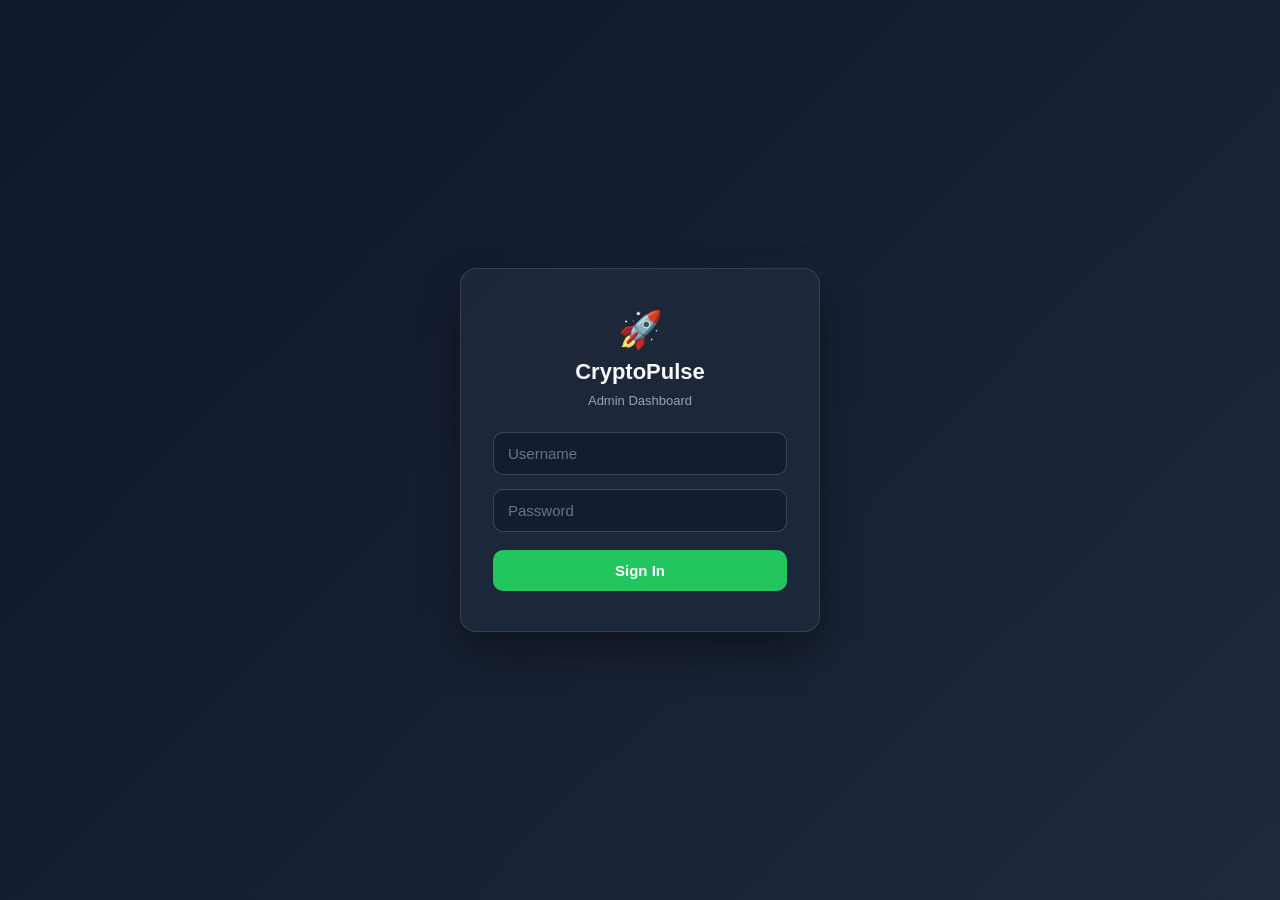
<file: src/admin/static/login.html>
<!DOCTYPE html>
<html lang="en">
<head>
  <meta charset="UTF-8">
  <meta name="viewport" content="width=device-width, initial-scale=1.0">
  <title>CryptoPulse - Login</title>
  <style>
    * { margin: 0; padding: 0; box-sizing: border-box; }
    body {
      background: linear-gradient(135deg, #0f172a, #1e293b);
      min-height: 100vh;
      display: flex;
      align-items: center;
      justify-content: center;
      font-family: -apple-system, BlinkMacSystemFont, 'Segoe UI', Roboto, sans-serif;
      color: #e2e8f0;
    }
    .login-box {
      background: rgba(30, 41, 59, 0.9);
      border: 1px solid rgba(148, 163, 184, 0.2);
      border-radius: 16px;
      padding: 40px 32px;
      width: 90%;
      max-width: 360px;
      text-align: center;
      box-shadow: 0 20px 40px rgba(0,0,0,0.4);
    }
    .login-box h1 {
      font-size: 22px;
      margin-bottom: 8px;
      color: #f8fafc;
    }
    .login-box p {
      font-size: 13px;
      color: #94a3b8;
      margin-bottom: 24px;
    }
    .login-box input {
      width: 100%;
      padding: 12px 14px;
      margin-bottom: 14px;
      border-radius: 10px;
      border: 1px solid rgba(148, 163, 184, 0.3);
      background: rgba(15, 23, 42, 0.6);
      color: #f8fafc;
      font-size: 15px;
      outline: none;
    }
    .login-box input::placeholder { color: #64748b; }
    .login-box input:focus { border-color: #22c55e; }
    .login-box button {
      width: 100%;
      padding: 12px;
      border-radius: 10px;
      border: none;
      background: #22c55e;
      color: #fff;
      font-size: 15px;
      font-weight: 600;
      cursor: pointer;
      margin-top: 4px;
    }
    .login-box button:active { transform: scale(0.98); }
    .error {
      color: #ef4444;
      font-size: 13px;
      margin-bottom: 12px;
      display: none;
    }
    .logo {
      font-size: 36px;
      margin-bottom: 8px;
    }
  </style>
</head>
<body>
  <div class="login-box">
    <div class="logo">🚀</div>
    <h1>CryptoPulse</h1>
    <p>Admin Dashboard</p>
    <div class="error" id="err">Invalid credentials</div>
    <form id="loginForm">
      <input type="text" id="username" placeholder="Username" autocomplete="username" required>
      <input type="password" id="password" placeholder="Password" autocomplete="current-password" required>
      <button type="submit">Sign In</button>
    </form>
  </div>

  <script>
    document.getElementById('loginForm').addEventListener('submit', async (e) => {
      e.preventDefault();
      const u = document.getElementById('username').value;
      const p = document.getElementById('password').value;
      const r = await fetch('/api/login', {
        method: 'POST',
        headers: { 'Content-Type': 'application/json' },
        body: JSON.stringify({ username: u, password: p })
      });
      if (r.ok) {
        window.location.href = '/';
      } else {
        document.getElementById('err').style.display = 'block';
      }
    });
  </script>
</body>
</html>
</file>
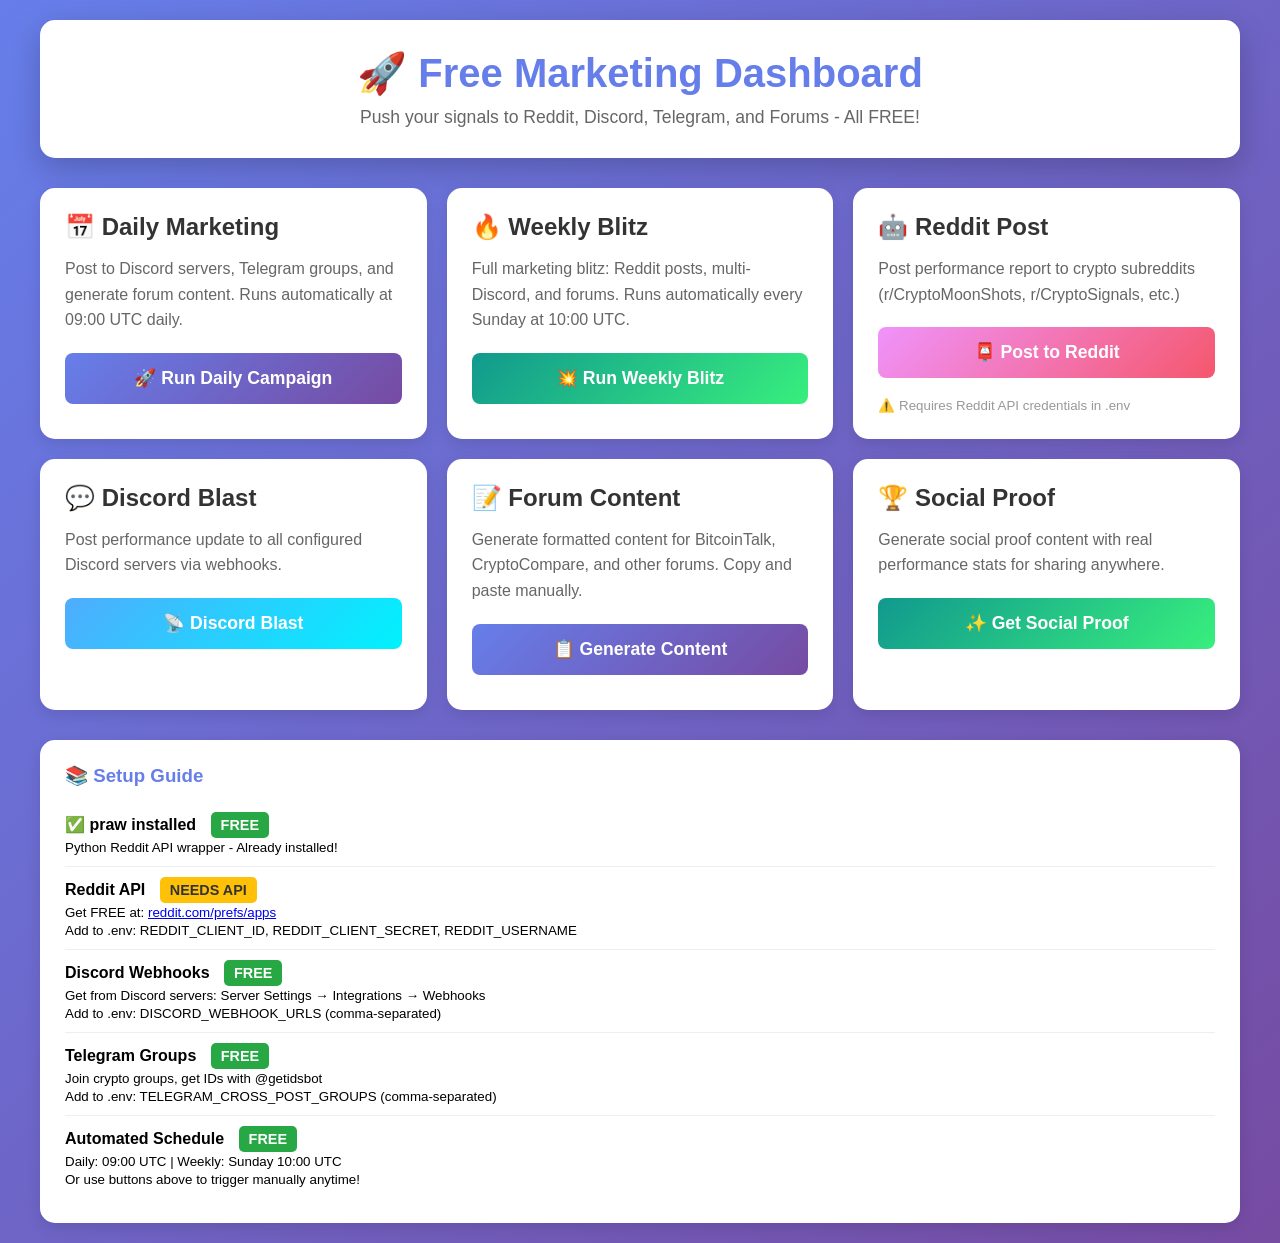
<file: src/admin/static/marketing.html>
<!DOCTYPE html>
<html lang="en">
<head>
    <meta charset="UTF-8">
    <meta name="viewport" content="width=device-width, initial-scale=1.0">
    <title>Free Marketing Dashboard - CryptoPulse</title>
    <style>
        * {
            margin: 0;
            padding: 0;
            box-sizing: border-box;
        }
        
        body {
            font-family: 'Segoe UI', Tahoma, Geneva, Verdana, sans-serif;
            background: linear-gradient(135deg, #667eea 0%, #764ba2 100%);
            min-height: 100vh;
            padding: 20px;
        }
        
        .container {
            max-width: 1200px;
            margin: 0 auto;
        }
        
        .header {
            background: white;
            padding: 30px;
            border-radius: 15px;
            box-shadow: 0 10px 30px rgba(0,0,0,0.2);
            margin-bottom: 30px;
            text-align: center;
        }
        
        .header h1 {
            color: #667eea;
            font-size: 2.5em;
            margin-bottom: 10px;
        }
        
        .header p {
            color: #666;
            font-size: 1.1em;
        }
        
        .grid {
            display: grid;
            grid-template-columns: repeat(auto-fit, minmax(300px, 1fr));
            gap: 20px;
            margin-bottom: 30px;
        }
        
        .card {
            background: white;
            padding: 25px;
            border-radius: 15px;
            box-shadow: 0 5px 15px rgba(0,0,0,0.1);
        }
        
        .card h2 {
            color: #333;
            margin-bottom: 15px;
            font-size: 1.5em;
            display: flex;
            align-items: center;
            gap: 10px;
        }
        
        .card p {
            color: #666;
            margin-bottom: 20px;
            line-height: 1.6;
        }
        
        .btn {
            width: 100%;
            padding: 15px;
            border: none;
            border-radius: 8px;
            font-size: 1.1em;
            font-weight: bold;
            cursor: pointer;
            transition: all 0.3s;
            margin-bottom: 10px;
        }
        
        .btn:hover {
            transform: translateY(-2px);
            box-shadow: 0 5px 15px rgba(0,0,0,0.2);
        }
        
        .btn-primary {
            background: linear-gradient(135deg, #667eea 0%, #764ba2 100%);
            color: white;
        }
        
        .btn-success {
            background: linear-gradient(135deg, #11998e 0%, #38ef7d 100%);
            color: white;
        }
        
        .btn-warning {
            background: linear-gradient(135deg, #f093fb 0%, #f5576c 100%);
            color: white;
        }
        
        .btn-info {
            background: linear-gradient(135deg, #4facfe 0%, #00f2fe 100%);
            color: white;
        }
        
        .btn:disabled {
            opacity: 0.6;
            cursor: not-allowed;
        }
        
        .status {
            padding: 10px;
            border-radius: 8px;
            margin-top: 15px;
            display: none;
        }
        
        .status.success {
            background: #d4edda;
            color: #155724;
            border: 1px solid #c3e6cb;
        }
        
        .status.error {
            background: #f8d7da;
            color: #721c24;
            border: 1px solid #f5c6cb;
        }
        
        .status.info {
            background: #d1ecf1;
            color: #0c5460;
            border: 1px solid #bee5eb;
        }
        
        .setup-guide {
            background: white;
            padding: 25px;
            border-radius: 15px;
            box-shadow: 0 5px 15px rgba(0,0,0,0.1);
        }
        
        .setup-guide h3 {
            color: #667eea;
            margin-bottom: 15px;
        }
        
        .setup-guide ul {
            list-style: none;
            padding-left: 0;
        }
        
        .setup-guide li {
            padding: 10px 0;
            border-bottom: 1px solid #eee;
        }
        
        .setup-guide li:last-child {
            border-bottom: none;
        }
        
        .badge {
            display: inline-block;
            padding: 5px 10px;
            border-radius: 5px;
            font-size: 0.9em;
            font-weight: bold;
            margin-left: 10px;
        }
        
        .badge-free {
            background: #28a745;
            color: white;
        }
        
        .badge-api {
            background: #ffc107;
            color: #333;
        }
        
        .content-display {
            background: #f8f9fa;
            padding: 15px;
            border-radius: 8px;
            margin-top: 15px;
            font-family: monospace;
            white-space: pre-wrap;
            max-height: 300px;
            overflow-y: auto;
            display: none;
        }
    </style>
</head>
<body>
    <div class="container">
        <div class="header">
            <h1>🚀 Free Marketing Dashboard</h1>
            <p>Push your signals to Reddit, Discord, Telegram, and Forums - All FREE!</p>
        </div>
        
        <div class="grid">
            <!-- Daily Marketing -->
            <div class="card">
                <h2>📅 Daily Marketing</h2>
                <p>Post to Discord servers, Telegram groups, and generate forum content. Runs automatically at 09:00 UTC daily.</p>
                <button class="btn btn-primary" onclick="triggerDailyMarketing()">
                    🚀 Run Daily Campaign
                </button>
                <div id="daily-status" class="status"></div>
            </div>
            
            <!-- Weekly Blitz -->
            <div class="card">
                <h2>🔥 Weekly Blitz</h2>
                <p>Full marketing blitz: Reddit posts, multi-Discord, and forums. Runs automatically every Sunday at 10:00 UTC.</p>
                <button class="btn btn-success" onclick="triggerWeeklyMarketing()">
                    💥 Run Weekly Blitz
                </button>
                <div id="weekly-status" class="status"></div>
            </div>
            
            <!-- Reddit Only -->
            <div class="card">
                <h2>🤖 Reddit Post</h2>
                <p>Post performance report to crypto subreddits (r/CryptoMoonShots, r/CryptoSignals, etc.)</p>
                <button class="btn btn-warning" onclick="postToReddit()">
                    📮 Post to Reddit
                </button>
                <div id="reddit-status" class="status"></div>
                <small style="color: #999; display: block; margin-top: 10px;">
                    ⚠️ Requires Reddit API credentials in .env
                </small>
            </div>
            
            <!-- Discord Only -->
            <div class="card">
                <h2>💬 Discord Blast</h2>
                <p>Post performance update to all configured Discord servers via webhooks.</p>
                <button class="btn btn-info" onclick="postToDiscord()">
                    📡 Discord Blast
                </button>
                <div id="discord-status" class="status"></div>
            </div>
            
            <!-- Forum Content -->
            <div class="card">
                <h2>📝 Forum Content</h2>
                <p>Generate formatted content for BitcoinTalk, CryptoCompare, and other forums. Copy and paste manually.</p>
                <button class="btn btn-primary" onclick="generateForumContent()">
                    📋 Generate Content
                </button>
                <div id="forum-status" class="status"></div>
                <div id="forum-content" class="content-display"></div>
            </div>
            
            <!-- Social Proof -->
            <div class="card">
                <h2>🏆 Social Proof</h2>
                <p>Generate social proof content with real performance stats for sharing anywhere.</p>
                <button class="btn btn-success" onclick="getSocialProof()">
                    ✨ Get Social Proof
                </button>
                <div id="social-status" class="status"></div>
                <div id="social-content" class="content-display"></div>
            </div>
        </div>
        
        <!-- Setup Guide -->
        <div class="setup-guide">
            <h3>📚 Setup Guide</h3>
            <ul>
                <li>
                    <strong>✅ praw installed</strong> <span class="badge badge-free">FREE</span>
                    <br><small>Python Reddit API wrapper - Already installed!</small>
                </li>
                <li>
                    <strong>Reddit API</strong> <span class="badge badge-api">NEEDS API</span>
                    <br><small>Get FREE at: <a href="https://www.reddit.com/prefs/apps" target="_blank">reddit.com/prefs/apps</a></small>
                    <br><small>Add to .env: REDDIT_CLIENT_ID, REDDIT_CLIENT_SECRET, REDDIT_USERNAME</small>
                </li>
                <li>
                    <strong>Discord Webhooks</strong> <span class="badge badge-free">FREE</span>
                    <br><small>Get from Discord servers: Server Settings → Integrations → Webhooks</small>
                    <br><small>Add to .env: DISCORD_WEBHOOK_URLS (comma-separated)</small>
                </li>
                <li>
                    <strong>Telegram Groups</strong> <span class="badge badge-free">FREE</span>
                    <br><small>Join crypto groups, get IDs with @getidsbot</small>
                    <br><small>Add to .env: TELEGRAM_CROSS_POST_GROUPS (comma-separated)</small>
                </li>
                <li>
                    <strong>Automated Schedule</strong> <span class="badge badge-free">FREE</span>
                    <br><small>Daily: 09:00 UTC | Weekly: Sunday 10:00 UTC</small>
                    <br><small>Or use buttons above to trigger manually anytime!</small>
                </li>
            </ul>
        </div>
    </div>
    
    <script>
        async function triggerDailyMarketing() {
            const btn = event.target;
            const status = document.getElementById('daily-status');
            
            btn.disabled = true;
            btn.textContent = '⏳ Running...';
            status.style.display = 'none';
            
            try {
                const response = await fetch('/api/marketing/viral-daily', {method: 'POST'});
                const data = await response.json();
                
                if (data.success) {
                    showStatus(status, 'success', '✅ ' + data.message);
                } else {
                    showStatus(status, 'error', '❌ ' + data.message);
                }
            } catch (error) {
                showStatus(status, 'error', '❌ Error: ' + error.message);
            } finally {
                btn.disabled = false;
                btn.textContent = '🚀 Run Daily Campaign';
            }
        }
        
        async function triggerWeeklyMarketing() {
            const btn = event.target;
            const status = document.getElementById('weekly-status');
            
            btn.disabled = true;
            btn.textContent = '⏳ Running...';
            status.style.display = 'none';
            
            try {
                const response = await fetch('/api/marketing/viral-weekly', {method: 'POST'});
                const data = await response.json();
                
                if (data.success) {
                    showStatus(status, 'success', '✅ ' + data.message);
                } else {
                    showStatus(status, 'error', '❌ ' + data.message);
                }
            } catch (error) {
                showStatus(status, 'error', '❌ Error: ' + error.message);
            } finally {
                btn.disabled = false;
                btn.textContent = '💥 Run Weekly Blitz';
            }
        }
        
        async function postToReddit() {
            const btn = event.target;
            const status = document.getElementById('reddit-status');
            
            btn.disabled = true;
            btn.textContent = '⏳ Posting...';
            status.style.display = 'none';
            
            try {
                const response = await fetch('/api/marketing/reddit-post', {method: 'POST'});
                const data = await response.json();
                
                if (data.success) {
                    showStatus(status, 'success', '✅ ' + data.message);
                } else {
                    showStatus(status, 'info', '⚠️ ' + data.message);
                }
            } catch (error) {
                showStatus(status, 'error', '❌ Error: ' + error.message);
            } finally {
                btn.disabled = false;
                btn.textContent = '📮 Post to Reddit';
            }
        }
        
        async function postToDiscord() {
            const btn = event.target;
            const status = document.getElementById('discord-status');
            
            btn.disabled = true;
            btn.textContent = '⏳ Posting...';
            status.style.display = 'none';
            
            try {
                const response = await fetch('/api/marketing/discord-blast', {method: 'POST'});
                const data = await response.json();
                
                if (data.success) {
                    showStatus(status, 'success', '✅ ' + data.message);
                } else {
                    showStatus(status, 'error', '❌ ' + data.message);
                }
            } catch (error) {
                showStatus(status, 'error', '❌ Error: ' + error.message);
            } finally {
                btn.disabled = false;
                btn.textContent = '📡 Discord Blast';
            }
        }
        
        async function generateForumContent() {
            const btn = event.target;
            const status = document.getElementById('forum-status');
            const content = document.getElementById('forum-content');
            
            btn.disabled = true;
            btn.textContent = '⏳ Generating...';
            status.style.display = 'none';
            content.style.display = 'none';
            
            try {
                const response = await fetch('/api/marketing/forum-content');
                const data = await response.json();
                
                if (data.success) {
                    showStatus(status, 'success', '✅ ' + data.message + ' - Copy below:');
                    content.textContent = data.content;
                    content.style.display = 'block';
                } else {
                    showStatus(status, 'error', '❌ ' + data.message);
                }
            } catch (error) {
                showStatus(status, 'error', '❌ Error: ' + error.message);
            } finally {
                btn.disabled = false;
                btn.textContent = '📋 Generate Content';
            }
        }
        
        async function getSocialProof() {
            const btn = event.target;
            const status = document.getElementById('social-status');
            const content = document.getElementById('social-content');
            
            btn.disabled = true;
            btn.textContent = '⏳ Generating...';
            status.style.display = 'none';
            content.style.display = 'none';
            
            try {
                const response = await fetch('/api/marketing/social-proof');
                const data = await response.json();
                
                if (data.success) {
                    showStatus(status, 'success', '✅ Social proof generated - Copy below:');
                    content.textContent = data.content;
                    content.style.display = 'block';
                } else {
                    showStatus(status, 'error', '❌ ' + data.message);
                }
            } catch (error) {
                showStatus(status, 'error', '❌ Error: ' + error.message);
            } finally {
                btn.disabled = false;
                btn.textContent = '✨ Get Social Proof';
            }
        }
        
        function showStatus(element, type, message) {
            element.className = 'status ' + type;
            element.textContent = message;
            element.style.display = 'block';
        }
    </script>
</body>
</html>
</file>
<file: styles.css>
﻿/* CryptoPulse Signals - Landing Page Styles */
:root {
    --bg: #0A0E1A;
    --bg-light: #111827;
    --bg-card: rgba(17, 24, 39, 0.8);
    --border: rgba(255,255,255,0.08);
    --text: #E2E8F0;
    --text-dim: #94A3B8;
    --primary: #00D4FF;
    --primary-dark: #0066FF;
    --accent: #00F0FF;
    --gold: #FFD700;
    --success: #00E676;
    --danger: #FF4757;
    --gradient: linear-gradient(135deg, #00D4FF 0%, #0066FF 100%);
    --gradient-gold: linear-gradient(135deg, #FFD700 0%, #FFA500 100%);
    --shadow: 0 8px 32px rgba(0, 102, 255, 0.15);
    --glass: rgba(255, 255, 255, 0.03);
}

* { margin: 0; padding: 0; box-sizing: border-box; }

html { scroll-behavior: smooth; }

body {
    font-family: 'Inter', sans-serif;
    background: var(--bg);
    color: var(--text);
    line-height: 1.6;
    overflow-x: hidden;
}

.container { max-width: 1200px; margin: 0 auto; padding: 0 24px; }

/* Gradient Text */
.gradient-text {
    background: var(--gradient);
    -webkit-background-clip: text;
    -webkit-text-fill-color: transparent;
    background-clip: text;
}

/* Buttons */
.btn {
    display: inline-flex;
    align-items: center;
    gap: 8px;
    padding: 12px 28px;
    border-radius: 12px;
    font-weight: 600;
    font-size: 0.95rem;
    text-decoration: none;
    border: none;
    cursor: pointer;
    transition: all 0.3s ease;
}

.btn-primary {
    background: var(--gradient);
    color: white;
    box-shadow: 0 4px 20px rgba(0, 212, 255, 0.3);
}

.btn-primary:hover {
    transform: translateY(-2px);
    box-shadow: 0 8px 30px rgba(0, 212, 255, 0.4);
}

.btn-outline {
    background: transparent;
    color: var(--primary);
    border: 1px solid rgba(0, 212, 255, 0.3);
}

.btn-outline:hover {
    background: rgba(0, 212, 255, 0.1);
    border-color: var(--primary);
}

.btn-gold {
    background: var(--gradient-gold);
    color: #1a1a1a;
    font-weight: 700;
}

.btn-gold:hover {
    transform: translateY(-2px);
    box-shadow: 0 8px 30px rgba(255, 215, 0, 0.3);
}

.btn-lg { padding: 16px 36px; font-size: 1rem; }
.btn-block { width: 100%; justify-content: center; }

/* Navigation */
.navbar {
    position: fixed;
    top: 0; left: 0; right: 0;
    z-index: 1000;
    padding: 16px 0;
    transition: all 0.3s ease;
    background: transparent;
}

.navbar.scrolled {
    background: rgba(10, 14, 26, 0.9);
    backdrop-filter: blur(20px);
    border-bottom: 1px solid var(--border);
}

.nav-container {
    display: flex;
    align-items: center;
    justify-content: space-between;
}

.logo {
    display: flex;
    align-items: center;
    gap: 12px;
    text-decoration: none;
}

.logo-icon {
    width: 40px; height: 40px;
    display: flex;
    align-items: center;
    justify-content: center;
}

.logo-img {
    width: 100%;
    height: 100%;
    object-fit: contain;
    border-radius: 8px;
}

.logo-icon.small { width: 32px; height: 32px; }

.logo-text {
    font-size: 1.4rem;
    font-weight: 800;
    color: white;
    letter-spacing: -0.5px;
}

.logo-accent {
    background: var(--gradient);
    -webkit-background-clip: text;
    -webkit-text-fill-color: transparent;
    background-clip: text;
}

.nav-links {
    display: flex;
    gap: 32px;
}

.nav-links a {
    color: var(--text-dim);
    text-decoration: none;
    font-size: 0.9rem;
    font-weight: 500;
    transition: color 0.3s ease;
}

.nav-links a:hover { color: var(--primary); }

.nav-cta { display: flex; gap: 12px; }

.mobile-toggle {
    display: none;
    flex-direction: column;
    gap: 5px;
    background: none;
    border: none;
    cursor: pointer;
    padding: 5px;
}

.mobile-toggle span {
    display: block;
    width: 24px;
    height: 2px;
    background: white;
    transition: all 0.3s ease;
}

/* Hero Section */
.hero {
    position: relative;
    min-height: 80vh;
    display: flex;
    align-items: center;
    justify-content: center;
    padding: 100px 0 60px;
    overflow: hidden;
}

.hero-bg {
    position: absolute;
    inset: 0;
    z-index: 0;
    background: url('backdrop.png') center top/cover no-repeat;
}

.hero-bg::after {
    content: '';
    position: absolute;
    inset: 0;
    background: linear-gradient(180deg, rgba(10,14,26,0.25) 0%, rgba(10,14,26,0.15) 40%, rgba(10,14,26,0.40) 100%);
    z-index: 1;
}

.gradient-orb {
    position: absolute;
    border-radius: 50%;
    filter: blur(100px);
    opacity: 0.15;
    animation: float 8s ease-in-out infinite;
    z-index: 2;
}

.orb-1 {
    width: 500px; height: 500px;
    background: var(--primary);
    top: -10%; left: -10%;
    animation-delay: 0s;
}

.orb-2 {
    width: 400px; height: 400px;
    background: var(--primary-dark);
    bottom: -10%; right: -10%;
    animation-delay: 4s;
}

@keyframes float {
    0%, 100% { transform: translateY(0) scale(1); }
    50% { transform: translateY(-30px) scale(1.1); }
}

.grid-overlay {
    position: absolute;
    inset: 0;
    z-index: 2;
    background-image:
        linear-gradient(rgba(0, 212, 255, 0.03) 1px, transparent 1px),
        linear-gradient(90deg, rgba(0, 212, 255, 0.03) 1px, transparent 1px);
    background-size: 60px 60px;
    mask-image: radial-gradient(ellipse at center, black 30%, transparent 70%);
    -webkit-mask-image: radial-gradient(ellipse at center, black 30%, transparent 70%);
}

.hero-content {
    position: relative;
    z-index: 2;
    text-align: center;
    display: flex;
    align-items: center;
    justify-content: center;
    min-height: 80vh;
    padding-top: 80px;
}

.hero-card {
    display: inline-flex;
    flex-direction: column;
    align-items: center;
    gap: 20px;
    padding: 32px 48px;
    background: rgba(10, 14, 26, 0.75);
    backdrop-filter: blur(16px);
    border: 1px solid rgba(255, 255, 255, 0.1);
    border-radius: 20px;
}

.hero-badge {
    display: inline-flex;
    align-items: center;
    gap: 8px;
    padding: 8px 20px;
    background: rgba(0, 212, 255, 0.1);
    border: 1px solid rgba(0, 212, 255, 0.25);
    border-radius: 50px;
    font-size: 0.85rem;
    color: var(--primary);
}

.pulse-dot {
    width: 8px; height: 8px;
    background: var(--success);
    border-radius: 50%;
    animation: pulse 2s infinite;
}

@keyframes pulse {
    0%, 100% { opacity: 1; transform: scale(1); }
    50% { opacity: 0.5; transform: scale(1.3); }
}

.hero-cta {
    display: flex;
    gap: 16px;
    justify-content: center;
    flex-wrap: wrap;
}

/* Stats Bar */
.stats-bar {
    padding: 40px 0;
    background: var(--bg);
    border-bottom: 1px solid var(--border);
}

.stats-grid {
    display: grid;
    grid-template-columns: repeat(4, 1fr);
    gap: 24px;
}

.stat {
    text-align: center;
    padding: 20px;
}

.stat-number {
    font-size: 2.2rem;
    font-weight: 800;
    background: var(--gradient);
    -webkit-background-clip: text;
    -webkit-text-fill-color: transparent;
    background-clip: text;
}

.stat-label {
    font-size: 0.85rem;
    color: var(--text-dim);
    margin-top: 4px;
}

.scroll-indicator {
    position: absolute;
    bottom: 30px;
    left: 50%;
    transform: translateX(-50%);
}

.mouse {
    width: 24px; height: 40px;
    border: 2px solid rgba(255,255,255,0.3);
    border-radius: 12px;
    position: relative;
}

.mouse::after {
    content: '';
    position: absolute;
    top: 8px; left: 50%;
    transform: translateX(-50%);
    width: 4px; height: 8px;
    background: var(--primary);
    border-radius: 2px;
    animation: scroll 2s infinite;
}

@keyframes scroll {
    0%, 100% { top: 8px; opacity: 1; }
    50% { top: 20px; opacity: 0; }
}

/* Trust Bar */
.trust-bar {
    padding: 40px 0;
    border-bottom: 1px solid var(--border);
    text-align: center;
}

.trust-text {
    font-size: 0.85rem;
    color: var(--text-dim);
    text-transform: uppercase;
    letter-spacing: 2px;
    margin-bottom: 16px;
}

.trust-icons {
    display: flex;
    gap: 40px;
    justify-content: center;
    font-size: 1.8rem;
    color: var(--text-dim);
}

.trust-icons i { transition: color 0.3s ease; }
.trust-icons i:hover { color: var(--primary); }

/* Section Styles */
.section-header {
    text-align: center;
    max-width: 600px;
    margin: 0 auto 64px;
}

.section-tag {
    display: inline-block;
    padding: 6px 16px;
    background: rgba(0, 212, 255, 0.1);
    border: 1px solid rgba(0, 212, 255, 0.2);
    border-radius: 50px;
    font-size: 0.8rem;
    font-weight: 600;
    color: var(--primary);
    text-transform: uppercase;
    letter-spacing: 1px;
    margin-bottom: 20px;
}

.section-title {
    font-size: clamp(2rem, 4vw, 3rem);
    font-weight: 800;
    margin-bottom: 16px;
    line-height: 1.2;
}

.section-desc {
    color: var(--text-dim);
    font-size: 1.05rem;
}

/* Features */
.features { padding: 100px 0; }

.features-grid {
    display: grid;
    grid-template-columns: repeat(3, 1fr);
    gap: 24px;
}

.feature-card {
    padding: 40px 32px;
    background: var(--bg-card);
    border: 1px solid var(--border);
    border-radius: 20px;
    transition: all 0.3s ease;
}

.feature-card:hover {
    transform: translateY(-5px);
    border-color: rgba(0, 212, 255, 0.3);
    box-shadow: var(--shadow);
}

.feature-icon {
    width: 56px; height: 56px;
    display: flex;
    align-items: center;
    justify-content: center;
    background: rgba(0, 212, 255, 0.1);
    border-radius: 16px;
    margin-bottom: 24px;
    font-size: 1.4rem;
    color: var(--primary);
}

.feature-card h3 {
    font-size: 1.2rem;
    font-weight: 700;
    margin-bottom: 12px;
}

.feature-card p {
    color: var(--text-dim);
    font-size: 0.95rem;
    line-height: 1.6;
}

/* Pricing */
.pricing { padding: 100px 0; background: var(--bg-light); }

.pricing-grid {
    display: grid;
    grid-template-columns: repeat(4, 1fr);
    gap: 24px;
}

.pricing-card {
    padding: 40px 28px;
    background: var(--bg-card);
    border: 1px solid var(--border);
    border-radius: 20px;
    position: relative;
    transition: all 0.3s ease;
    display: flex;
    flex-direction: column;
}

.pricing-card:hover { transform: translateY(-5px); }

.pricing-card.featured {
    border-color: rgba(0, 212, 255, 0.4);
    box-shadow: 0 0 40px rgba(0, 212, 255, 0.1);
    transform: scale(1.02);
}

.pricing-card.lifetime { border-color: rgba(255, 215, 0, 0.3); }

.popular-badge {
    position: absolute;
    top: -12px; left: 50%;
    transform: translateX(-50%);
    padding: 6px 20px;
    background: var(--gradient);
    border-radius: 50px;
    font-size: 0.75rem;
    font-weight: 700;
    color: white;
}

.pricing-header { margin-bottom: 32px; }

.pricing-tag {
    font-size: 0.75rem;
    font-weight: 700;
    text-transform: uppercase;
    letter-spacing: 1px;
    color: var(--primary);
    margin-bottom: 8px;
    display: block;
}

.pricing-header h3 { font-size: 1.3rem; margin-bottom: 16px; }

.pricing-price {
    font-size: 2.5rem;
    font-weight: 800;
    color: white;
}

.pricing-price span {
    font-size: 1rem;
    font-weight: 400;
    color: var(--text-dim);
}

.pricing-period {
    color: var(--text-dim);
    font-size: 0.9rem;
    margin-top: 4px;
}

.pricing-features { list-style: none; margin-bottom: 32px; flex-grow: 1; }

.pricing-features li {
    display: flex;
    align-items: center;
    gap: 12px;
    padding: 10px 0;
    font-size: 0.9rem;
    border-bottom: 1px solid var(--border);
}

.pricing-features li:last-child { border-bottom: none; }

.pricing-features li i {
    width: 20px;
    text-align: center;
}

.pricing-features li i.fa-check { color: var(--success); }
.pricing-features li i.fa-times { color: var(--danger); }

.pricing-features li.disabled { opacity: 0.4; }

.pricing-note {
    text-align: center;
    margin-top: 40px;
    color: var(--text-dim);
    font-size: 0.9rem;
}

.pricing-note i { color: var(--gold); margin-right: 8px; }

/* How It Works */
.how-it-works { padding: 100px 0; }

.steps {
    display: grid;
    grid-template-columns: repeat(4, 1fr);
    gap: 32px;
    position: relative;
}

.steps::before {
    content: '';
    position: absolute;
    top: 40px; left: 12.5%; right: 12.5%;
    height: 2px;
    background: linear-gradient(90deg, var(--primary), var(--primary-dark));
    opacity: 0.3;
}

.step {
    text-align: center;
    position: relative;
    z-index: 1;
}

.step-number {
    width: 80px; height: 80px;
    display: flex;
    align-items: center;
    justify-content: center;
    background: var(--bg);
    border: 2px solid var(--primary);
    border-radius: 50%;
    font-size: 1.5rem;
    font-weight: 800;
    color: var(--primary);
    margin: 0 auto 24px;
}

.step-content h3 {
    font-size: 1.2rem;
    margin-bottom: 12px;
}

.step-content p {
    color: var(--text-dim);
    font-size: 0.95rem;
}

/* Performance */
.performance { padding: 100px 0; background: var(--bg-light); }

.performance-content {
    display: grid;
    grid-template-columns: 1fr 1fr;
    gap: 64px;
    align-items: center;
}

.performance-text h2 {
    font-size: 2.5rem;
    margin-bottom: 16px;
}

.performance-text > p {
    color: var(--text-dim);
    margin-bottom: 40px;
    font-size: 1.05rem;
}

.performance-metrics {
    display: grid;
    grid-template-columns: repeat(3, 1fr);
    gap: 24px;
}

.metric-value {
    font-size: 2rem;
    font-weight: 800;
    background: var(--gradient);
    -webkit-background-clip: text;
    -webkit-text-fill-color: transparent;
    background-clip: text;
}

.metric-label {
    font-size: 0.85rem;
    color: var(--text-dim);
    margin-top: 4px;
}

.chart-card {
    background: var(--bg-card);
    border: 1px solid var(--border);
    border-radius: 20px;
    padding: 32px;
}

.chart-header {
    display: flex;
    justify-content: space-between;
    align-items: center;
    margin-bottom: 32px;
    font-weight: 600;
}

.chart-live {
    display: flex;
    align-items: center;
    gap: 6px;
    font-size: 0.8rem;
    color: var(--success);
}

.chart-bars {
    display: flex;
    align-items: flex-end;
    gap: 16px;
    height: 200px;
    margin-bottom: 16px;
}

.bar {
    flex: 1;
    height: var(--height);
    background: var(--color);
    border-radius: 8px 8px 0 0;
    position: relative;
    transition: all 0.5s ease;
    opacity: 0.8;
}

.bar:hover { opacity: 1; transform: scaleY(1.02); }

.bar span {
    position: absolute;
    top: -24px; left: 50%;
    transform: translateX(-50%);
    font-size: 0.75rem;
    font-weight: 600;
    color: var(--color);
    white-space: nowrap;
}

.chart-labels {
    display: flex;
    justify-content: space-between;
    font-size: 0.75rem;
    color: var(--text-dim);
}

/* Affiliate */
.affiliate { padding: 100px 0; }

.affiliate-card {
    background: linear-gradient(135deg, rgba(0, 212, 255, 0.05) 0%, rgba(0, 102, 255, 0.05) 100%);
    border: 1px solid rgba(0, 212, 255, 0.2);
    border-radius: 24px;
    padding: 80px;
    text-align: center;
    position: relative;
    overflow: hidden;
}

.affiliate-card::before {
    content: '';
    position: absolute;
    top: -50%; left: -50%;
    width: 200%; height: 200%;
    background: radial-gradient(circle, rgba(0, 212, 255, 0.03) 0%, transparent 70%);
    animation: rotate 20s linear infinite;
}

@keyframes rotate {
    from { transform: rotate(0deg); }
    to { transform: rotate(360deg); }
}

.affiliate-content {
    position: relative;
    z-index: 1;
    max-width: 700px;
    margin: 0 auto;
}

.affiliate-content h2 {
    font-size: 2.5rem;
    margin-bottom: 16px;
}

.affiliate-content > p {
    color: var(--text-dim);
    font-size: 1.1rem;
    margin-bottom: 40px;
}

.affiliate-stats {
    display: flex;
    justify-content: center;
    gap: 48px;
    margin-bottom: 40px;
}

.aff-value {
    font-size: 2.5rem;
    font-weight: 800;
    background: var(--gradient-gold);
    -webkit-background-clip: text;
    -webkit-text-fill-color: transparent;
    background-clip: text;
}

.aff-label {
    font-size: 0.9rem;
    color: var(--text-dim);
    margin-top: 4px;
}

.affiliate-note {
    margin-top: 24px;
    font-size: 0.85rem;
    color: var(--text-dim);
}

/* FAQ */
.faq { padding: 100px 0; background: var(--bg-light); }

.faq-list { max-width: 800px; margin: 0 auto; }

.faq-item {
    border-bottom: 1px solid var(--border);
    overflow: hidden;
}

.faq-question {
    width: 100%;
    display: flex;
    justify-content: space-between;
    align-items: center;
    padding: 24px 0;
    background: none;
    border: none;
    color: var(--text);
    font-size: 1.05rem;
    font-weight: 600;
    cursor: pointer;
    text-align: left;
    font-family: inherit;
}

.faq-question i {
    color: var(--primary);
    transition: transform 0.3s ease;
    font-size: 0.9rem;
}

.faq-item.active .faq-question i { transform: rotate(45deg); }

.faq-answer {
    max-height: 0;
    overflow: hidden;
    transition: all 0.3s ease;
}

.faq-item.active .faq-answer {
    max-height: 200px;
    padding-bottom: 24px;
}

.faq-answer p {
    color: var(--text-dim);
    line-height: 1.7;
}

/* CTA Section */
.cta { padding: 80px 0 100px; }

.cta-card {
    background: var(--gradient);
    border-radius: 24px;
    padding: 80px;
    text-align: center;
    position: relative;
    overflow: hidden;
}

.cta-card::before {
    content: '';
    position: absolute;
    top: -50%; left: -50%;
    width: 200%; height: 200%;
    background: radial-gradient(circle, rgba(255,255,255,0.1) 0%, transparent 50%);
}

.cta-card h2 {
    font-size: 2.5rem;
    color: white;
    margin-bottom: 16px;
    position: relative;
    z-index: 1;
}

.cta-card > p {
    color: rgba(255,255,255,0.8);
    font-size: 1.1rem;
    margin-bottom: 40px;
    position: relative;
    z-index: 1;
}

.cta-buttons {
    display: flex;
    gap: 16px;
    justify-content: center;
    position: relative;
    z-index: 1;
    flex-wrap: wrap;
}

.cta-buttons .btn-primary {
    background: white;
    color: var(--primary-dark);
    box-shadow: 0 4px 20px rgba(0,0,0,0.2);
}

.cta-buttons .btn-outline {
    border-color: rgba(255,255,255,0.5);
    color: white;
}

.cta-buttons .btn-outline:hover {
    background: rgba(255,255,255,0.1);
}

/* Footer */
.footer {
    padding: 80px 0 40px;
    border-top: 1px solid var(--border);
    background: var(--bg);
}

.footer-grid {
    display: grid;
    grid-template-columns: 2fr 1fr 1fr 1fr;
    gap: 48px;
    margin-bottom: 64px;
}

.footer-brand p {
    color: var(--text-dim);
    margin-top: 16px;
    font-size: 0.9rem;
    line-height: 1.7;
}

.footer-links h4 {
    font-size: 0.9rem;
    font-weight: 700;
    margin-bottom: 20px;
    color: white;
    text-transform: uppercase;
    letter-spacing: 1px;
}

.footer-links a {
    display: block;
    color: var(--text-dim);
    text-decoration: none;
    padding: 8px 0;
    font-size: 0.9rem;
    transition: color 0.3s ease;
}

.footer-links a:hover { color: var(--primary); }

.footer-bottom {
    display: flex;
    justify-content: space-between;
    align-items: center;
    padding-top: 32px;
    border-top: 1px solid var(--border);
    flex-wrap: wrap;
    gap: 16px;
}

.footer-bottom p {
    font-size: 0.8rem;
    color: var(--text-dim);
}

.social-links {
    display: flex;
    gap: 12px;
}

.social-link {
    width: 40px; height: 40px;
    display: flex;
    align-items: center;
    justify-content: center;
    background: var(--glass);
    border: 1px solid var(--border);
    border-radius: 10px;
    color: var(--text-dim);
    text-decoration: none;
    transition: all 0.3s ease;
    font-size: 1rem;
}

.social-link:hover {
    color: white;
    border-color: var(--primary);
    transform: translateY(-2px);
}

.social-link.telegram:hover { background: #0088cc; border-color: #0088cc; }
.social-link.twitter:hover { background: #000; border-color: #fff; }
.social-link.discord:hover { background: #5865F2; border-color: #5865F2; }
.social-link.youtube:hover { background: #FF0000; border-color: #FF0000; }

/* Mobile */
@media (max-width: 1024px) {
    .features-grid { grid-template-columns: repeat(2, 1fr); }
    .pricing-grid { grid-template-columns: repeat(2, 1fr); }
    .steps { grid-template-columns: repeat(2, 1fr); }
    .steps::before { display: none; }
    .performance-content { grid-template-columns: 1fr; }
    .footer-grid { grid-template-columns: repeat(2, 1fr); }
}

@media (max-width: 768px) {
    .nav-links, .nav-cta { display: none; }
    .mobile-toggle { display: flex; }
    .nav-links.active {
        display: flex;
        flex-direction: column;
        position: absolute;
        top: 70px; left: 0; right: 0;
        background: var(--bg);
        padding: 24px;
        border-bottom: 1px solid var(--border);
    }
    .stats-grid { grid-template-columns: repeat(2, 1fr); }
    .features-grid { grid-template-columns: 1fr; }
    .pricing-grid { grid-template-columns: 1fr; }
    .pricing-card.featured { transform: none; }
    .affiliate-stats { flex-direction: column; gap: 24px; }
    .affiliate-card { padding: 48px 24px; }
    .cta-card { padding: 48px 24px; }
    .cta-buttons { flex-direction: column; }
    .testimonials-grid { grid-template-columns: 1fr; }
    .community-grid { grid-template-columns: repeat(2, 1fr); }
    .footer-grid { grid-template-columns: 1fr; }
    .footer-bottom { flex-direction: column; text-align: center; }
    .hero-cta { flex-direction: column; align-items: center; }
    .hero-card { padding: 24px 32px; }
}

@media (max-width: 480px) {
    .community-grid { grid-template-columns: 1fr; }
}

/* Testimonials */
.testimonials { padding: 100px 0; background: var(--bg-light); }

.testimonials-grid {
    display: grid;
    grid-template-columns: repeat(3, 1fr);
    gap: 32px;
}

.testimonial-card {
    background: var(--bg-card);
    border: 1px solid var(--border);
    border-radius: 20px;
    padding: 32px;
    backdrop-filter: blur(10px);
    transition: all 0.3s ease;
}

.testimonial-card:hover {
    border-color: rgba(0, 212, 255, 0.2);
    transform: translateY(-4px);
}

.testimonial-stars {
    color: var(--gold);
    font-size: 1.2rem;
    letter-spacing: 2px;
    margin-bottom: 16px;
}

.testimonial-text {
    font-size: 0.95rem;
    line-height: 1.7;
    color: var(--text);
    margin-bottom: 24px;
    font-style: italic;
}

.testimonial-author {
    display: flex;
    align-items: center;
    gap: 12px;
}

.testimonial-avatar {
    width: 44px;
    height: 44px;
    border-radius: 50%;
    background: var(--gradient);
    display: flex;
    align-items: center;
    justify-content: center;
    font-weight: 700;
    font-size: 0.85rem;
    color: white;
}

.testimonial-name {
    font-weight: 600;
    color: white;
    font-size: 0.9rem;
}

.testimonial-role {
    font-size: 0.8rem;
    color: var(--text-dim);
}

/* Community */
.community { padding: 100px 0; }

.community-grid {
    display: grid;
    grid-template-columns: repeat(4, 1fr);
    gap: 24px;
}

.community-card {
    background: var(--bg-card);
    border: 1px solid var(--border);
    border-radius: 20px;
    padding: 32px;
    text-align: center;
    text-decoration: none;
    color: var(--text);
    backdrop-filter: blur(10px);
    transition: all 0.3s ease;
    display: flex;
    flex-direction: column;
    align-items: center;
}

.community-card:hover {
    border-color: rgba(0, 212, 255, 0.3);
    transform: translateY(-6px);
    box-shadow: var(--shadow);
}

.community-icon {
    width: 64px;
    height: 64px;
    border-radius: 16px;
    display: flex;
    align-items: center;
    justify-content: center;
    font-size: 1.8rem;
    margin-bottom: 20px;
    color: white;
}

.telegram-card .community-icon { background: linear-gradient(135deg, #0088cc, #00a8e8); }
.discord-card .community-icon { background: linear-gradient(135deg, #5865F2, #7289da); }
.twitter-card .community-icon { background: linear-gradient(135deg, #000000, #333333); }
.youtube-card .community-icon { background: linear-gradient(135deg, #FF0000, #cc0000); }

.community-card h3 {
    font-size: 1.1rem;
    color: white;
    margin-bottom: 8px;
}

.community-card p {
    font-size: 0.85rem;
    color: var(--text-dim);
    margin-bottom: 20px;
    line-height: 1.5;
}

.community-cta {
    font-size: 0.85rem;
    font-weight: 600;
    color: var(--primary);
    display: flex;
    align-items: center;
    gap: 6px;
    margin-top: auto;
}

.community-cta i { font-size: 0.75rem; }

/* Animations */
.fade-in {
    opacity: 0;
    transform: translateY(30px);
    transition: all 0.6s ease;
}

.fade-in.visible {
    opacity: 1;
    transform: translateY(0);
}

/* Scrollbar */
::-webkit-scrollbar { width: 8px; }
::-webkit-scrollbar-track { background: var(--bg); }
::-webkit-scrollbar-thumb { background: var(--border); border-radius: 4px; }
::-webkit-scrollbar-thumb:hover { background: var(--primary-dark); }
</file>
